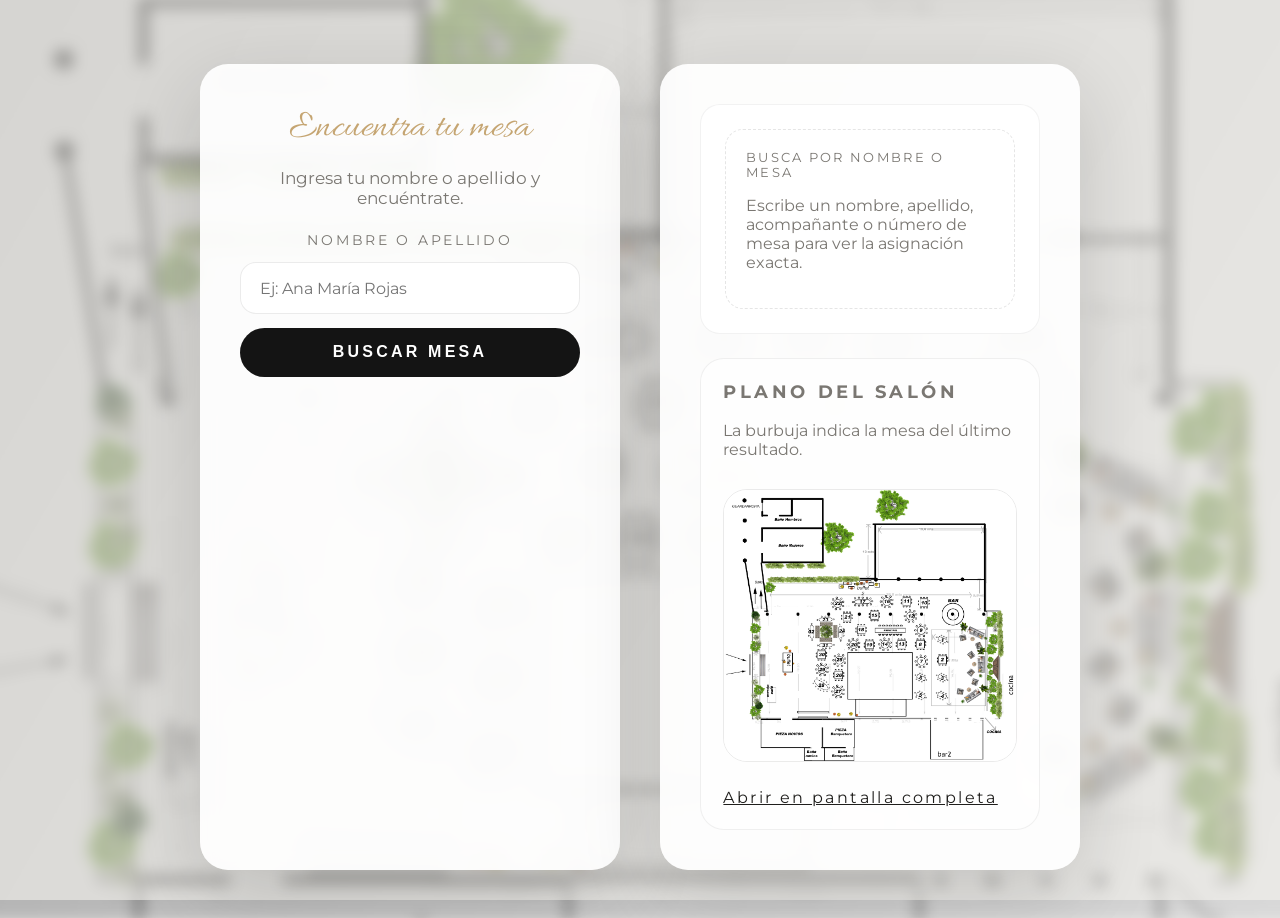
<file: index.html>
<!DOCTYPE html>
<html lang="es">
  <head>
    <meta charset="UTF-8" />
    <meta name="viewport" content="width=device-width, initial-scale=1.0" />
    <title>Find Your Seat · Lola & Juan Ignacio</title>
    <link rel="stylesheet" href="style.css?v=20260326" />
  </head>
  <body data-dataset="data/guests-28mar.json" class="theme-noviciado">
    <div class="backdrop"></div>
    <main class="layout">
      <section class="hero-card invite-card">
        <p class="script-tag">Encuentra tu mesa</p>
        <p class="intro-text">Ingresa tu nombre o apellido y encuéntrate.</p>
        <form id="search-form" autocomplete="off">
          <label for="query">Nombre o apellido</label>
          <input
            id="query"
            name="query"
            type="search"
            placeholder="Ej: Ana María Rojas"
            spellcheck="false"
            autocomplete="off"
            required
          />
          <button type="submit">Buscar mesa</button>
        </form>
      </section>

      <section class="results-panel">
        <div id="results" aria-live="polite"></div>
        <div class="floorplan-card">
          <h2>Plano del salón</h2>
          <p>La burbuja indica la mesa del último resultado.</p>
          <div class="floorplan-frame">
            <img src="assets/noviciado-28mar.png" alt="Plano general Noviciado 28 de marzo" />
                      <span id="floorplan-highlight" class="floorplan-highlight" hidden>
            <span class="floorplan-tip">Mesa</span>
            <span class="floorplan-ring"><span class="floorplan-number">—</span></span>
          </span>
          </div>
          <a class="floorplan-link" href="assets/noviciado-28mar.png" target="_blank" rel="noopener">Abrir en pantalla completa</a>
        </div>
      </section>
    </main>

    <script type="module" src="app.js"></script>
  </body>
</html>
</file>
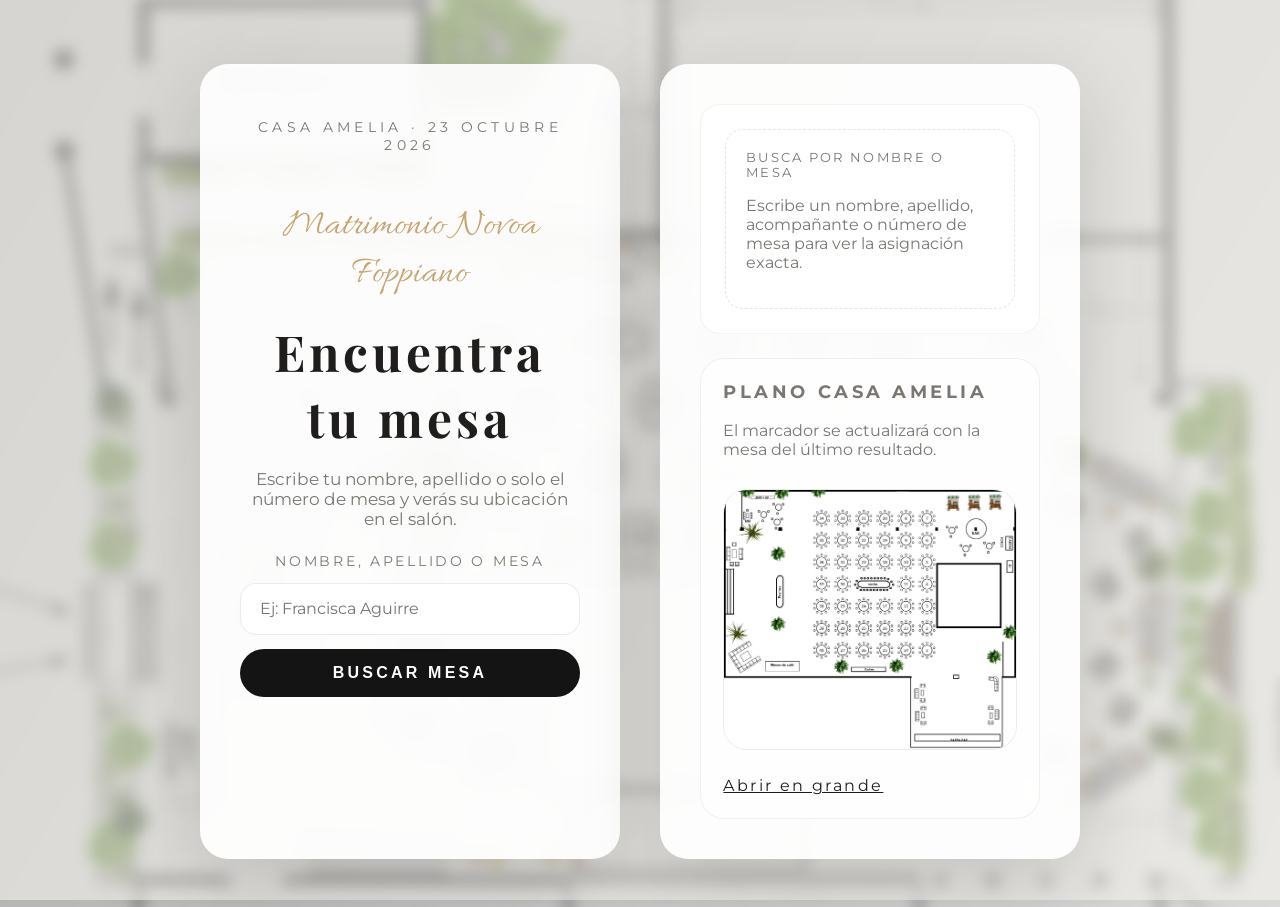
<file: alto-noviciado.html>
<!DOCTYPE html>
<html lang="es">
  <head>
    <meta charset="UTF-8" />
    <meta name="viewport" content="width=device-width, initial-scale=1.0" />
    <title>Matrimonio Novoa Foppiano · Casa Amelia · Busque su mesa</title>
    <link rel="stylesheet" href="style.css?v=20261023-4" />
  </head>
  <body
    class="theme-noviciado"
    data-dataset="data/guests-alto-noviciado.json"
    data-table-map="data/table-map-alto-noviciado.json"
  >
    <div class="backdrop"></div>
    <main class="layout">
      <section class="hero-card invite-card">
        <p class="event-meta">CASA AMELIA · 23 OCTUBRE 2026</p>
        <span class="script-tag">Matrimonio Novoa Foppiano</span>
        <h1>Encuentra tu mesa</h1>
        <p class="intro-text">Escribe tu nombre, apellido o solo el número de mesa y verás su ubicación en el salón.</p>
        <form id="search-form" autocomplete="off">
          <label for="query">Nombre, apellido o mesa</label>
          <input
            id="query"
            name="query"
            type="search"
            placeholder="Ej: Francisca Aguirre"
            spellcheck="false"
            autocomplete="off"
            required
          />
          <button type="submit">Buscar mesa</button>
        </form>
      </section>

      <section class="results-panel">
        <div id="results" aria-live="polite">
          <div class="empty">Escribe tu nombre para ver la mesa.</div>
        </div>
        <div class="floorplan-card">
          <h2>Plano Casa Amelia</h2>
          <p>El marcador se actualizará con la mesa del último resultado.</p>
          <div class="floorplan-frame">
            <img src="assets/casa-amelia-plano.jpg?v=20261023-3" alt="Plano de mesas Casa Amelia" />
            <span id="floorplan-highlight" class="floorplan-highlight" hidden>
              <span class="floorplan-tip">Mesa</span>
              <span class="floorplan-ring"><span class="floorplan-number">—</span></span>
            </span>
          </div>
          <a class="floorplan-link" href="assets/casa-amelia-plano.jpg?v=20261023-3" target="_blank" rel="noopener"
            >Abrir en grande</a
          >
        </div>
      </section>
    </main>

    <script type="module" src="app.js"></script>
  </body>
</html>
</file>
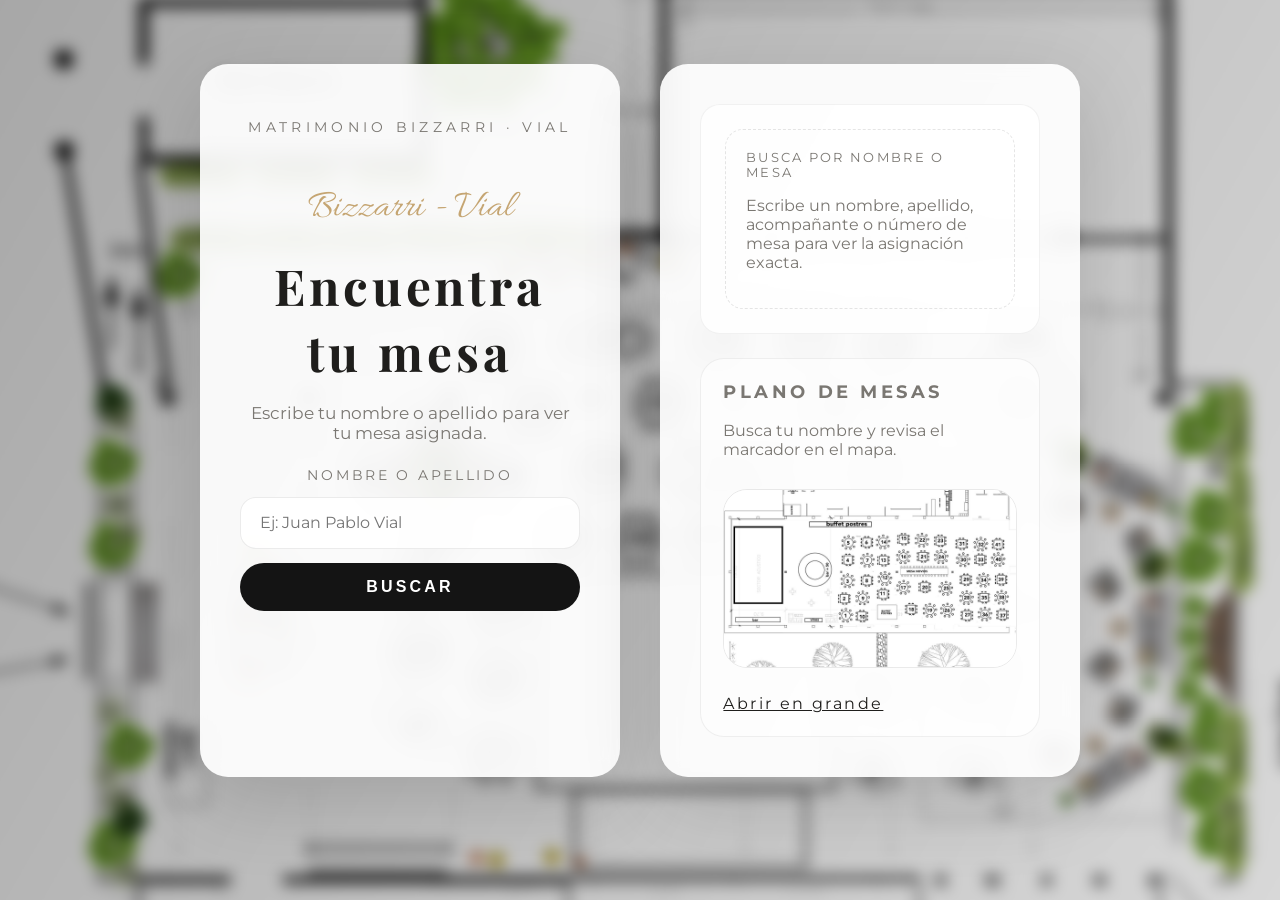
<file: bizzarri-vial.html>
<!DOCTYPE html>
<html lang="es">
  <head>
    <meta charset="UTF-8" />
    <meta name="viewport" content="width=device-width, initial-scale=1.0" />
    <title>Busque su mesa · Matrimonio Bizzarri Vial</title>
    <link rel="stylesheet" href="style.css?v=20260530" />
  </head>
  <body
    class="theme-casa-amelia"
    data-dataset="data/guests-bizzarri-vial.json?v=20260530"
    data-table-map="data/table-map-bizzarri-vial.json?v=20260530"
  >
    <div class="backdrop"></div>
    <main class="layout">
      <section class="hero-card invite-card">
        <p class="event-meta">MATRIMONIO BIZZARRI · VIAL</p>
        <span class="script-tag">Bizzarri - Vial</span>
        <h1>Encuentra tu mesa</h1>
        <p class="intro-text">
          Escribe tu nombre o apellido para ver tu mesa asignada.
        </p>
        <form id="search-form" autocomplete="off">
          <label for="query">Nombre o apellido</label>
          <input
            id="query"
            name="query"
            type="search"
            placeholder="Ej: Juan Pablo Vial"
            spellcheck="false"
            autocomplete="off"
            required
          />
          <button type="submit">Buscar</button>
        </form>
      </section>

      <section class="results-panel">
        <div id="results" aria-live="polite">
          <div class="empty">Escribe tu nombre para ver la mesa.</div>
        </div>
        <div class="floorplan-card">
          <h2>Plano de mesas</h2>
          <p>Busca tu nombre y revisa el marcador en el mapa.</p>
          <div class="floorplan-frame">
            <img src="assets/bizzarri-vial-plano.jpg?v=20260530" alt="Plano de mesas Bizzarri Vial" />
            <span id="floorplan-highlight" class="floorplan-highlight" hidden>
              <span class="floorplan-tip">Mesa</span>
              <span class="floorplan-ring"><span class="floorplan-number">—</span></span>
            </span>
          </div>
          <a class="floorplan-link" href="assets/bizzarri-vial-plano.jpg?v=20260530" target="_blank" rel="noopener"
            >Abrir en grande</a
          >
        </div>
      </section>
    </main>

    <script type="module" src="app.js"></script>
  </body>
</html>
</file>
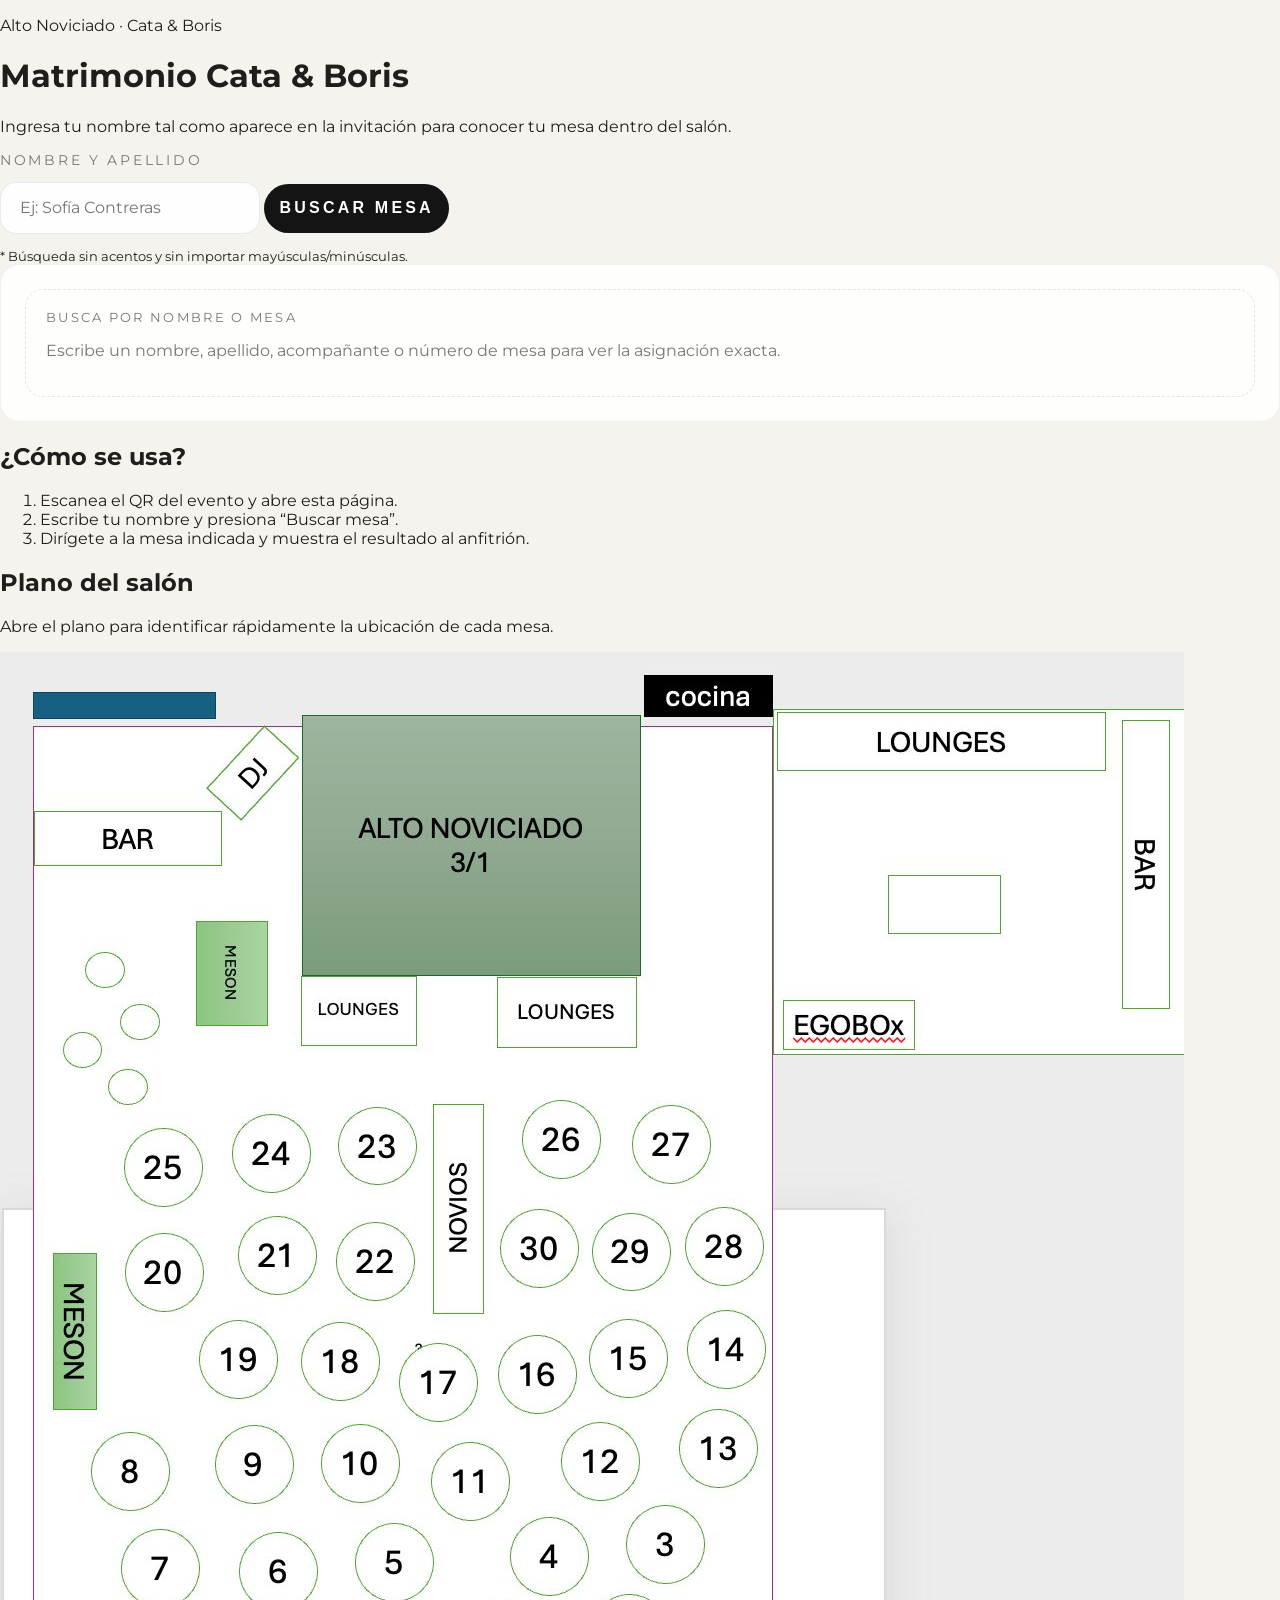
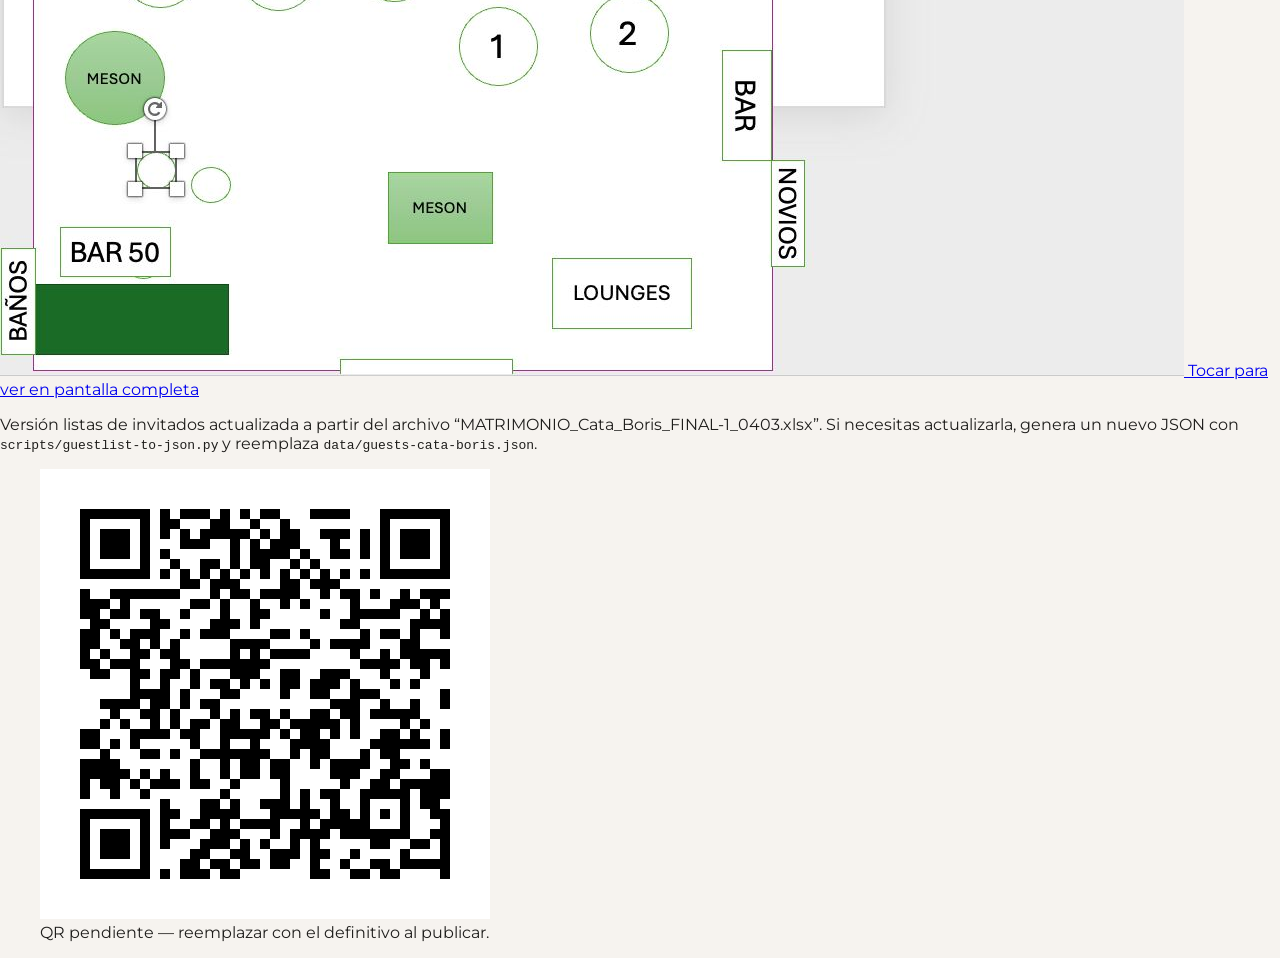
<file: cata-boris.html>
<!DOCTYPE html>
<html lang="es">
  <head>
    <meta charset="UTF-8" />
    <meta name="viewport" content="width=device-width, initial-scale=1.0" />
    <title>Buscador de Mesas — Matrimonio Cata &amp; Boris</title>
    <link rel="stylesheet" href="style.css" />
  </head>
  <body data-dataset="data/guests-cata-boris.json">
    <main class="card">
      <header>
        <p class="tag">Alto Noviciado · Cata &amp; Boris</p>
        <h1>Matrimonio Cata &amp; Boris</h1>
        <p class="intro">
          Ingresa tu nombre tal como aparece en la invitación para conocer tu mesa dentro del salón.
        </p>
      </header>

      <form id="search-form" autocomplete="off">
        <label for="query">Nombre y apellido</label>
        <div class="input-row">
          <input
            id="query"
            name="query"
            type="search"
            placeholder="Ej: Sofía Contreras"
            spellcheck="false"
            autocomplete="off"
            required
          />
          <button type="submit">Buscar mesa</button>
        </div>
        <small class="hint">
          * Búsqueda sin acentos y sin importar mayúsculas/minúsculas.
        </small>
      </form>

      <section id="results" aria-live="polite"></section>

      <section class="tips">
        <h2>¿Cómo se usa?</h2>
        <ol>
          <li>Escanea el QR del evento y abre esta página.</li>
          <li>Escribe tu nombre y presiona “Buscar mesa”.</li>
          <li>Dirígete a la mesa indicada y muestra el resultado al anfitrión.</li>
        </ol>
        <div class="floorplan">
          <h2>Plano del salón</h2>
          <p>Abre el plano para identificar rápidamente la ubicación de cada mesa.</p>
          <a
            class="floorplan-preview"
            id="open-floorplan"
            href="assets/plano-cata-boris.jpg"
            target="_blank"
            rel="noopener"
          >
            <img src="assets/plano-cata-boris.jpg" alt="Plano general del salón de Cata &amp; Boris" />
            <span>Tocar para ver en pantalla completa</span>
          </a>
        </div>
        <p class="note">
          Versión listas de invitados actualizada a partir del archivo “MATRIMONIO_Cata_Boris_FINAL-1_0403.xlsx”.
          Si necesitas actualizarla, genera un nuevo JSON con <code>scripts/guestlist-to-json.py</code> y reemplaza <code>data/guests-cata-boris.json</code>.
        </p>
        <figure>
          <img src="assets/qr-cata-boris.png" alt="QR del Matrimonio Cata &amp; Boris" />
          <figcaption>QR pendiente — reemplazar con el definitivo al publicar.</figcaption>
        </figure>
      </section>
    </main>

    <script type="module" src="app.js"></script>
  </body>
</html>
</file>
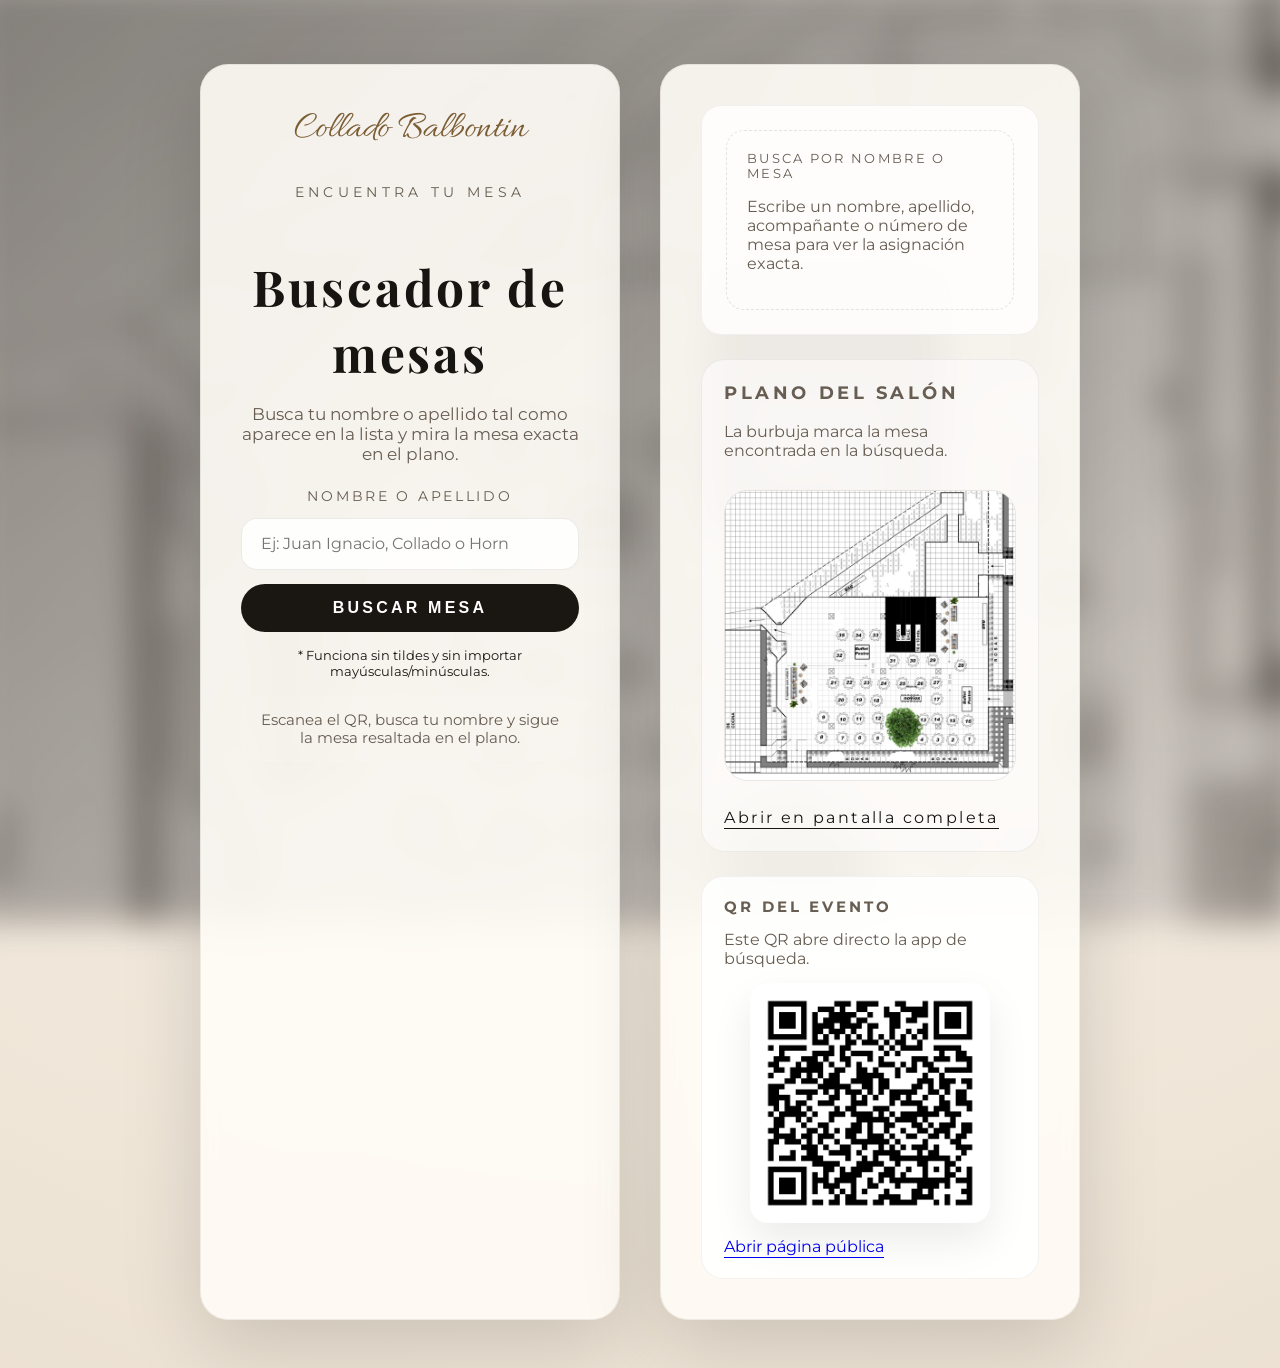
<file: collado-balbontin.html>
<!DOCTYPE html>
<html lang="es">
  <head>
    <meta charset="UTF-8" />
    <meta name="viewport" content="width=device-width, initial-scale=1.0" />
    <title>Encuentra tu mesa · Collado Balbontin</title>
    <link rel="stylesheet" href="style.css?v=20260822" />
    <style>
      body.theme-collado-balbontin {
        --cream: #f4efe7;
        --gold: #7b5d34;
        --charcoal: #171512;
        --muted: #675d52;
        --card-bg: rgba(255, 252, 247, 0.9);
        background:
          radial-gradient(circle at top, rgba(251, 244, 233, 0.96), rgba(234, 224, 210, 0.6)),
          linear-gradient(180deg, #f8f2e9 0%, #efe4d4 100%);
      }

      body.theme-collado-balbontin .backdrop {
        background:
          linear-gradient(145deg, rgba(25, 20, 16, 0.66), rgba(92, 71, 47, 0.28)),
          url('assets/collado-balbontin-plano.jpg?v=20260822') center/cover;
        filter: blur(16px) saturate(0.9);
        opacity: 0.78;
      }

      body.theme-collado-balbontin::after {
        background: rgba(244, 239, 231, 0.76);
      }

      body.theme-collado-balbontin .hero-card,
      body.theme-collado-balbontin .results-panel {
        border: 1px solid rgba(72, 56, 35, 0.08);
      }

      body.theme-collado-balbontin #search-form button {
        background: #1a1612;
      }

      body.theme-collado-balbontin #search-form button:hover {
        background: #000;
      }

      body.theme-collado-balbontin .result-card .mesa {
        background: #7b5d34;
      }

      body.theme-collado-balbontin .hero-card h1 {
        letter-spacing: 0.06em;
      }

      .qr-card {
        display: grid;
        grid-template-columns: 1fr;
        gap: 0.9rem;
        align-items: center;
        padding: 1.25rem 1.4rem;
        border-radius: 22px;
        background: rgba(255, 255, 255, 0.84);
        border: 1px solid rgba(0, 0, 0, 0.05);
      }

      .qr-card h2 {
        margin: 0;
        font-size: 0.95rem;
        letter-spacing: 0.2em;
        text-transform: uppercase;
        color: var(--muted);
      }

      .qr-card p {
        margin: 0;
        color: var(--muted);
      }

      .qr-card img {
        width: min(240px, 100%);
        margin: 0 auto;
        display: block;
        border-radius: 18px;
        background: #fff;
        padding: 0.45rem;
        box-shadow: 0 18px 40px rgba(0, 0, 0, 0.08);
      }

      .floorplan-card .floorplan-link,
      .qr-card a {
        display: inline-flex;
        width: fit-content;
        align-items: center;
        gap: 0.45rem;
        text-decoration: none;
        border-bottom: 1px solid currentColor;
        padding-bottom: 0.05rem;
      }

      .hero-note {
        margin: 0.1rem 0 0;
        color: var(--muted);
        font-size: 0.92rem;
      }
    </style>
  </head>
  <body
    class="theme-collado-balbontin"
    data-dataset="data/guests-collado-balbontin.json?v=20260822"
    data-table-map="data/table-map-collado-balbontin.json?v=20260822"
  >
    <div class="backdrop"></div>
    <main class="layout">
      <section class="hero-card invite-card">
        <p class="script-tag">Collado Balbontin</p>
        <p class="event-meta">Encuentra tu mesa</p>
        <h1>Buscador de mesas</h1>
        <p class="intro-text">
          Busca tu nombre o apellido tal como aparece en la lista y mira la mesa exacta en el plano.
        </p>
        <form id="search-form" autocomplete="off">
          <label for="query">Nombre o apellido</label>
          <input
            id="query"
            name="query"
            type="search"
            placeholder="Ej: Juan Ignacio, Collado o Horn"
            spellcheck="false"
            autocomplete="off"
            required
          />
          <button type="submit">Buscar mesa</button>
          <small>* Funciona sin tildes y sin importar mayúsculas/minúsculas.</small>
        </form>
        <p class="hero-note">Escanea el QR, busca tu nombre y sigue la mesa resaltada en el plano.</p>
      </section>

      <section class="results-panel">
        <div id="results" aria-live="polite"></div>

        <div class="floorplan-card">
          <h2>Plano del salón</h2>
          <p>La burbuja marca la mesa encontrada en la búsqueda.</p>
          <div class="floorplan-frame">
            <img src="assets/collado-balbontin-plano.jpg?v=20260822" alt="Plano del matrimonio Collado Balbontin" />
            <span id="floorplan-highlight" class="floorplan-highlight" hidden>
              <span class="floorplan-tip">Mesa</span>
              <span class="floorplan-ring"><span class="floorplan-number">—</span></span>
            </span>
          </div>
          <a class="floorplan-link" href="assets/collado-balbontin-plano.jpg?v=20260822" target="_blank" rel="noopener"
            >Abrir en pantalla completa</a
          >
        </div>

        <div class="qr-card">
          <h2>QR del evento</h2>
          <p>Este QR abre directo la app de búsqueda.</p>
          <img src="assets/qr-collado-balbontin.png?v=20260822" alt="QR del matrimonio Collado Balbontin" />
          <a
            href="https://charlyagenteia-sys.github.io/guest-lookup/collado-balbontin.html?v=20260822"
            target="_blank"
            rel="noopener"
          >
            Abrir página pública
          </a>
        </div>
      </section>
    </main>

    <script type="module" src="app.js"></script>
  </body>
</html>
</file>
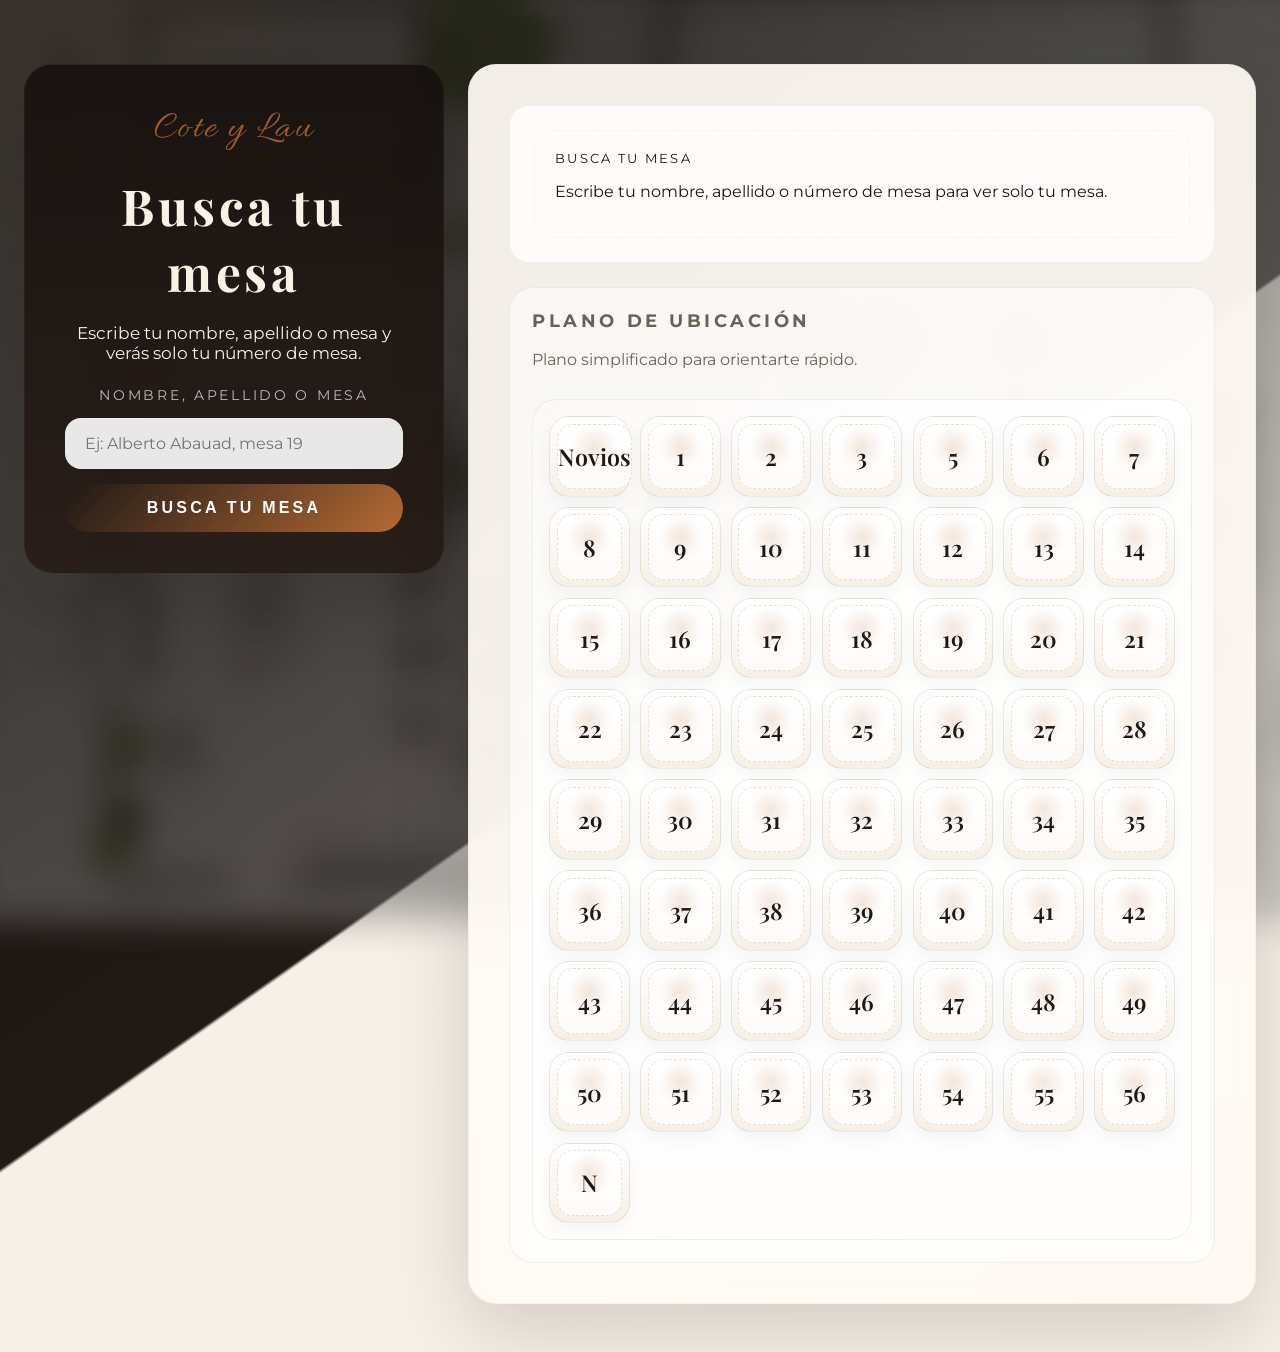
<file: cote-lau.html>
<!DOCTYPE html>
<html lang="es">
  <head>
    <meta charset="UTF-8" />
    <meta name="viewport" content="width=device-width, initial-scale=1.0" />
    <title>Cote y Lau · Busca tu mesa</title>
    <link rel="stylesheet" href="style.css?v=20260925" />
  </head>
  <body
    class="theme-cote-lau"
    data-view="guest"
    data-event-name="Cote y Lau"
    data-dataset="data/guests-cote-lau.json"
    data-table-map=""
  >
    <div class="backdrop"></div>
    <main class="layout">
      <section class="hero-card invite-card">
        <p class="script-tag">Cote y Lau</p>
        <h1>Busca tu mesa</h1>
        <p class="intro-text">Escribe tu nombre, apellido o mesa y verás solo tu número de mesa.</p>

        <form id="search-form" autocomplete="off">
          <label for="query">Nombre, apellido o mesa</label>
          <input
            id="query"
            name="query"
            type="search"
            placeholder="Ej: Alberto Abauad, mesa 19"
            spellcheck="false"
            autocomplete="off"
            required
          />
          <button type="submit">Busca tu mesa</button>
        </form>
      </section>

      <section class="results-panel">
        <div id="results" aria-live="polite"></div>

        <section class="floorplan-card">
          <h2>Plano de ubicación</h2>
          <p>Plano simplificado para orientarte rápido.</p>
          <div id="floorplan-map" class="floorplan-map" aria-label="Plano simplificado de mesas"></div>
        </section>
      </section>
    </main>

    <script type="module" src="app.js"></script>
  </body>
</html>
</file>
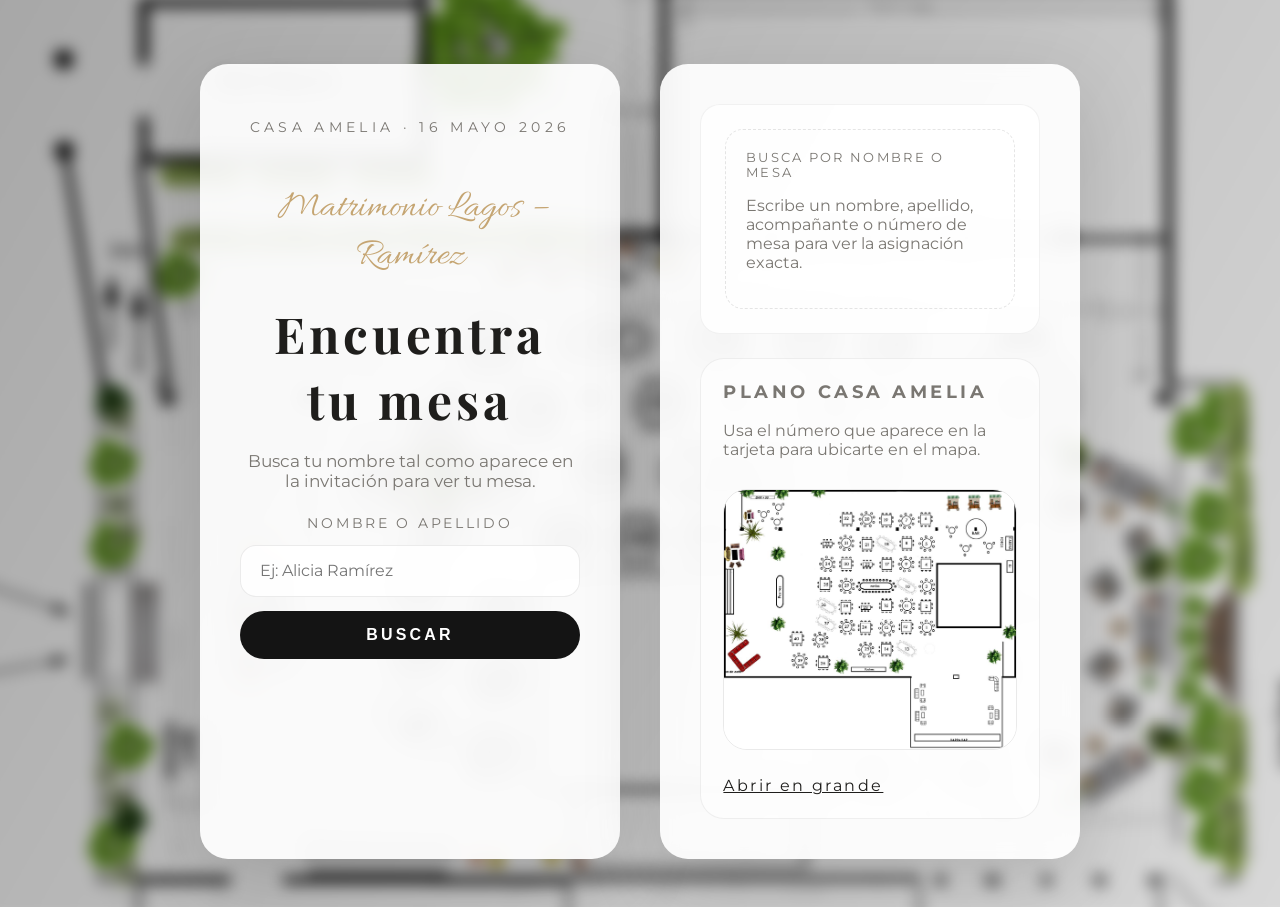
<file: lagos-ramirez.html>
<!DOCTYPE html>
<html lang="es">
  <head>
    <meta charset="UTF-8" />
    <meta name="viewport" content="width=device-width, initial-scale=1.0" />
    <title>Busque su mesa · Matrimonio Lagos Ramírez</title>
    <link rel="stylesheet" href="style.css?v=20260416" />
  </head>
  <body
    class="theme-casa-amelia"
    data-dataset="data/guests-lagos-ramirez.json?v=20260516"
    data-table-map="data/table-map-lagos-ramirez.json?v=20260516"
  >
    <div class="backdrop"></div>
    <main class="layout">
      <section class="hero-card invite-card">
        <p class="event-meta">CASA AMELIA · 16 MAYO 2026</p>
        <span class="script-tag">Matrimonio Lagos – Ramírez</span>
        <h1>Encuentra tu mesa</h1>
        <p class="intro-text">
          Busca tu nombre tal como aparece en la invitación para ver tu mesa.
        </p>
        <form id="search-form" autocomplete="off">
          <label for="query">Nombre o apellido</label>
          <input
            id="query"
            name="query"
            type="search"
            placeholder="Ej: Alicia Ramírez"
            spellcheck="false"
            autocomplete="off"
            required
          />
          <button type="submit">Buscar</button>
        </form>
      </section>

      <section class="results-panel">
        <div id="results" aria-live="polite">
          <div class="empty">Escribe tu nombre para ver la mesa.</div>
        </div>
        <div class="floorplan-card">
          <h2>Plano Casa Amelia</h2>
          <p>Usa el número que aparece en la tarjeta para ubicarte en el mapa.</p>
          <div class="floorplan-frame">
            <img src="assets/lagos-ramirez-plano.png?v=20260516" alt="Plano de mesas Casa Amelia" />
            <span id="floorplan-highlight" class="floorplan-highlight" hidden>
              <span class="floorplan-tip">Mesa</span>
              <span class="floorplan-ring"><span class="floorplan-number">—</span></span>
            </span>
          </div>
          <a class="floorplan-link" href="assets/lagos-ramirez-plano.png?v=20260516" target="_blank" rel="noopener"
            >Abrir en grande</a
          >
        </div>
      </section>
    </main>

    <script type="module" src="app.js"></script>
  </body>
</html>
</file>
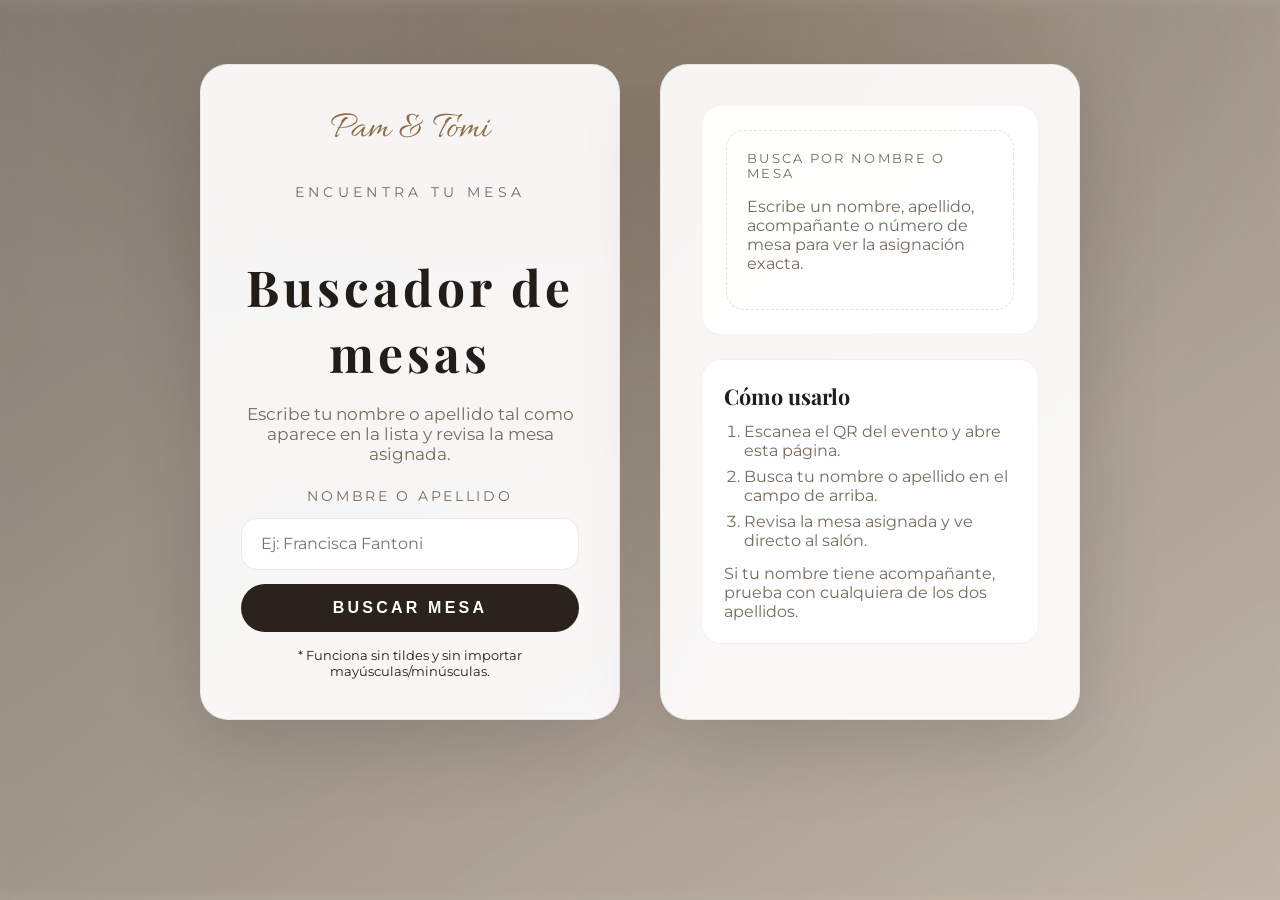
<file: pam-tomi.html>
<!DOCTYPE html>
<html lang="es">
  <head>
    <meta charset="UTF-8" />
    <meta name="viewport" content="width=device-width, initial-scale=1.0" />
    <title>Encuentra tu mesa · Pam &amp; Tomi</title>
    <link rel="stylesheet" href="style.css?v=20260724" />
    <style>
      body.theme-pam-tomi {
        --cream: #f7f1e8;
        --gold: #8f6c43;
        --charcoal: #221d18;
        --muted: #776b5d;
        background: radial-gradient(circle at top, rgba(248, 240, 229, 0.94), rgba(235, 222, 206, 0.52));
      }

      body.theme-pam-tomi .backdrop {
        background:
          linear-gradient(145deg, rgba(38, 28, 21, 0.62), rgba(90, 66, 44, 0.36)),
          radial-gradient(circle at top, rgba(169, 125, 81, 0.38), transparent 56%);
        filter: blur(14px) saturate(0.95);
        opacity: 0.9;
      }

      body.theme-pam-tomi::after {
        background: rgba(247, 241, 232, 0.8);
      }

      body.theme-pam-tomi .hero-card,
      body.theme-pam-tomi .results-panel {
        border: 1px solid rgba(75, 56, 36, 0.08);
      }

      body.theme-pam-tomi #search-form button {
        background: #2b221c;
      }

      body.theme-pam-tomi #search-form button:hover {
        background: #16110d;
      }

      body.theme-pam-tomi .result-card .mesa {
        background: #8f6c43;
      }

      .usage-card {
        border: 1px solid rgba(0, 0, 0, 0.05);
        border-radius: 20px;
        padding: 1.35rem 1.4rem;
        background: rgba(255, 255, 255, 0.82);
      }

      .usage-card h2 {
        margin: 0 0 0.75rem;
        font-family: 'Playfair Display', serif;
        font-size: 1.35rem;
      }

      .usage-card ol {
        margin: 0;
        padding-left: 1.2rem;
        color: var(--muted);
        display: grid;
        gap: 0.45rem;
      }

      .usage-card p {
        margin: 0.9rem 0 0;
        color: var(--muted);
      }
    </style>
  </head>
  <body class="theme-pam-tomi" data-dataset="data/guests-pam-tomi.json">
    <div class="backdrop"></div>
    <main class="layout">
      <section class="hero-card invite-card">
        <p class="script-tag">Pam &amp; Tomi</p>
        <p class="event-meta">Encuentra tu mesa</p>
        <h1>Buscador de mesas</h1>
        <p class="intro-text">
          Escribe tu nombre o apellido tal como aparece en la lista y revisa la mesa asignada.
        </p>
        <form id="search-form" autocomplete="off">
          <label for="query">Nombre o apellido</label>
          <input
            id="query"
            name="query"
            type="search"
            placeholder="Ej: Francisca Fantoni"
            spellcheck="false"
            autocomplete="off"
            required
          />
          <button type="submit">Buscar mesa</button>
          <small>* Funciona sin tildes y sin importar mayúsculas/minúsculas.</small>
        </form>
      </section>

      <section class="results-panel">
        <div id="results" aria-live="polite"></div>
        <div class="usage-card">
          <h2>Cómo usarlo</h2>
          <ol>
            <li>Escanea el QR del evento y abre esta página.</li>
            <li>Busca tu nombre o apellido en el campo de arriba.</li>
            <li>Revisa la mesa asignada y ve directo al salón.</li>
          </ol>
          <p>Si tu nombre tiene acompañante, prueba con cualquiera de los dos apellidos.</p>
        </div>
      </section>
    </main>

    <script type="module" src="app.js"></script>
  </body>
</html>
</file>
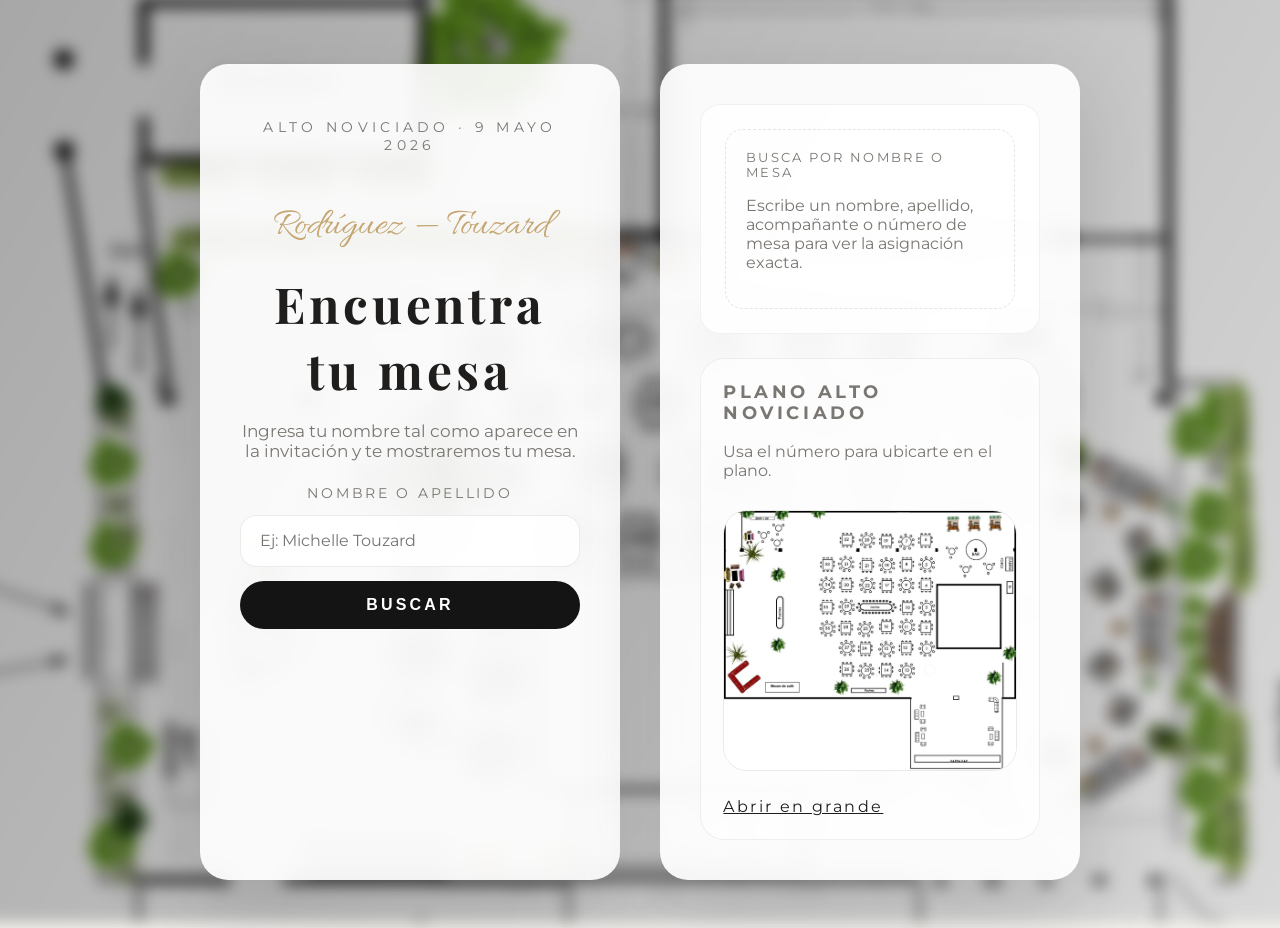
<file: rodriguez-touzard.html>
<!DOCTYPE html>
<html lang="es">
  <head>
    <meta charset="UTF-8" />
    <meta name="viewport" content="width=device-width, initial-scale=1.0" />
    <title>Busque su mesa · Rodríguez Touzard</title>
    <link rel="stylesheet" href="style.css?v=20260416" />
  </head>
  <body
    class="theme-alto-noviciado"
    data-dataset="data/guests-rodriguez-touzard.json?v=20260516"
    data-table-map="data/table-map-50.json"
  >
    <div class="backdrop"></div>
    <main class="layout">
      <section class="hero-card invite-card">
        <p class="event-meta">ALTO NOVICIADO · 9 MAYO 2026</p>
        <span class="script-tag">Rodríguez — Touzard</span>
        <h1>Encuentra tu mesa</h1>
        <p class="intro-text">
          Ingresa tu nombre tal como aparece en la invitación y te mostraremos tu mesa.
        </p>
        <form id="search-form" autocomplete="off">
          <label for="query">Nombre o apellido</label>
          <input
            id="query"
            name="query"
            type="search"
            placeholder="Ej: Michelle Touzard"
            spellcheck="false"
            autocomplete="off"
            required
          />
          <button type="submit">Buscar</button>
        </form>
      </section>

      <section class="results-panel">
        <div id="results" aria-live="polite">
          <div class="empty">Escribe tu nombre para ver la mesa.</div>
        </div>
        <div class="floorplan-card">
          <h2>Plano Alto Noviciado</h2>
          <p>Usa el número para ubicarte en el plano.</p>
          <div class="floorplan-frame">
            <img src="assets/rodriguez-touzard-plano.png?v=20260507" alt="Plano de mesas Rodríguez Touzard" />
          </div>
          <a class="floorplan-link" href="assets/noviciado-50mesas.jpg" target="_blank" rel="noopener"
            >Abrir en grande</a
          >
        </div>
      </section>
    </main>

    <script type="module" src="app.js"></script>
  </body>
</html>
</file>
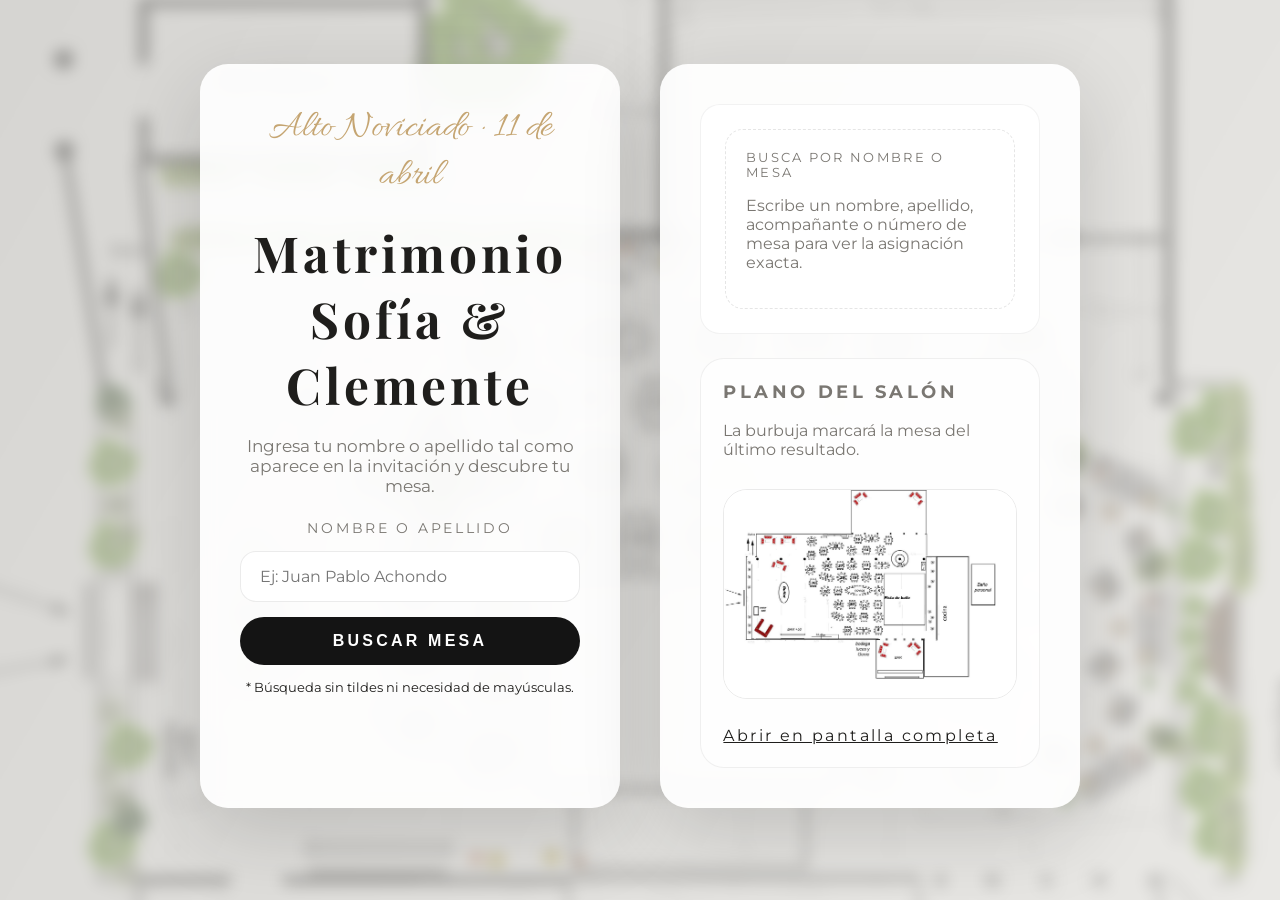
<file: sofia-clemente.html>
<!DOCTYPE html>
<html lang="es">
  <head>
    <meta charset="UTF-8" />
    <meta name="viewport" content="width=device-width, initial-scale=1.0" />
    <title>Encuentra tu mesa · Sofía &amp; Clemente</title>
    <link rel="stylesheet" href="style.css?v=20260411" />
  </head>
  <body data-dataset="data/guests-sofia-clemente.json" class="theme-noviciado">
    <div class="backdrop"></div>
    <main class="layout">
      <section class="hero-card invite-card">
        <p class="script-tag">Alto Noviciado · 11 de abril</p>
        <h1>Matrimonio Sofía &amp; Clemente</h1>
        <p class="intro-text">
          Ingresa tu nombre o apellido tal como aparece en la invitación y descubre tu mesa.
        </p>
        <form id="search-form" autocomplete="off">
          <label for="query">Nombre o apellido</label>
          <input
            id="query"
            name="query"
            type="search"
            placeholder="Ej: Juan Pablo Achondo"
            spellcheck="false"
            autocomplete="off"
            required
          />
          <button type="submit">Buscar mesa</button>
          <small>* Búsqueda sin tildes ni necesidad de mayúsculas.</small>
        </form>
      </section>

      <section class="results-panel">
        <div id="results" aria-live="polite"></div>
        <div class="floorplan-card">
          <h2>Plano del salón</h2>
          <p>La burbuja marcará la mesa del último resultado.</p>
          <div class="floorplan-frame">
            <img src="assets/noviciado-11abr.jpg" alt="Plano general Alto Noviciado" />
            <span id="floorplan-highlight" class="floorplan-highlight" hidden>
              <span class="floorplan-tip">Mesa</span>
              <span class="floorplan-ring"><span class="floorplan-number">—</span></span>
            </span>
          </div>
          <a class="floorplan-link" href="assets/noviciado-11abr.png" target="_blank" rel="noopener"
            >Abrir en pantalla completa</a
          >
        </div>
      </section>
    </main>

    <script type="module" src="app.js"></script>
  </body>
</html>
</file>
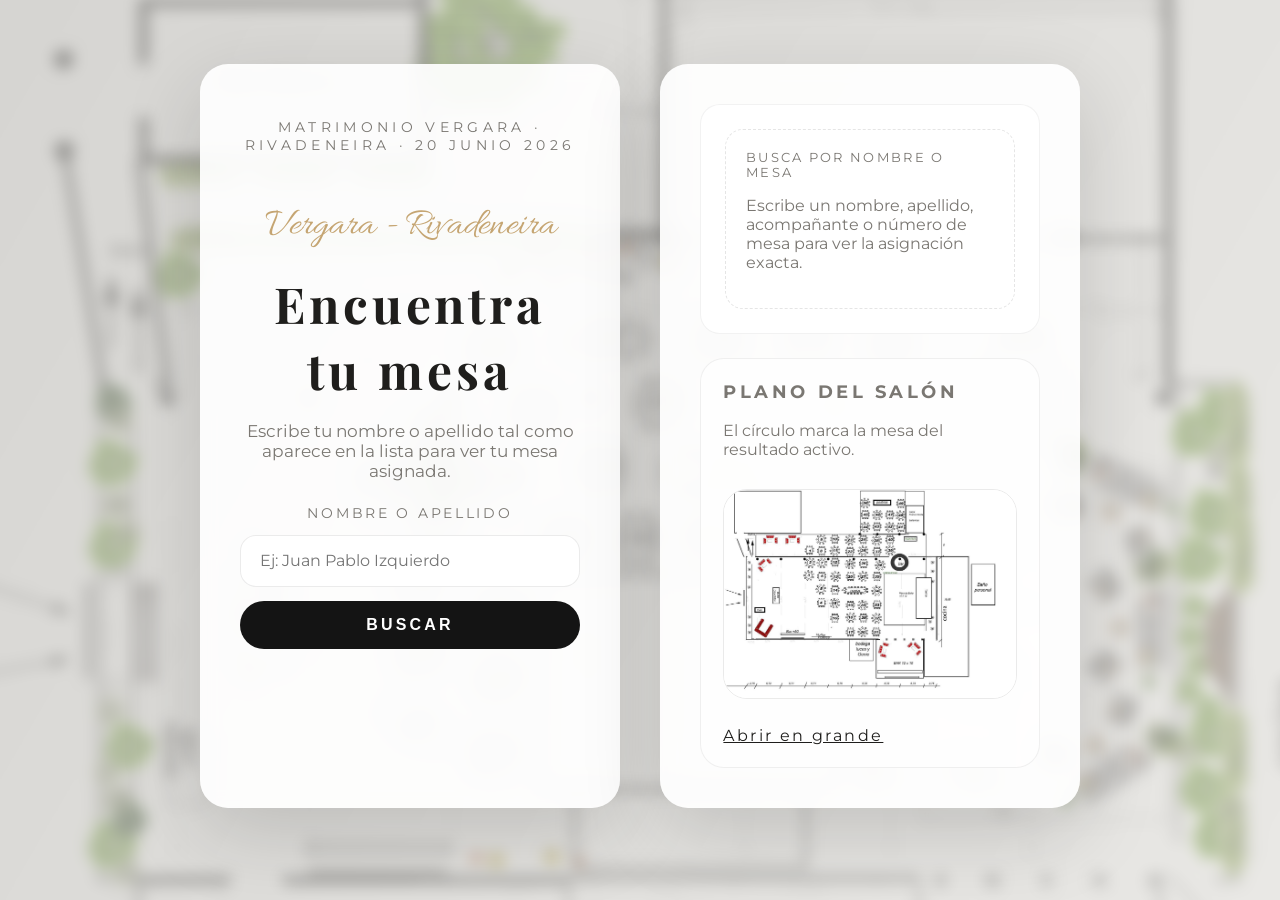
<file: vergara-rivadeneira.html>
<!DOCTYPE html>
<html lang="es">
  <head>
    <meta charset="UTF-8" />
    <meta name="viewport" content="width=device-width, initial-scale=1.0" />
    <title>Busque su mesa · Matrimonio Vergara - Rivadeneira</title>
    <link rel="stylesheet" href="style.css?v=20260620" />
  </head>
  <body
    class="theme-noviciado"
    data-dataset="data/guests-vergara-rivadeneira.json?v=20260620"
    data-table-map="data/table-map-50.json?v=20260620"
  >
    <div class="backdrop"></div>
    <main class="layout">
      <section class="hero-card invite-card">
        <p class="event-meta">MATRIMONIO VERGARA · RIVADENEIRA · 20 JUNIO 2026</p>
        <span class="script-tag">Vergara - Rivadeneira</span>
        <h1>Encuentra tu mesa</h1>
        <p class="intro-text">
          Escribe tu nombre o apellido tal como aparece en la lista para ver tu mesa asignada.
        </p>
        <form id="search-form" autocomplete="off">
          <label for="query">Nombre o apellido</label>
          <input
            id="query"
            name="query"
            type="search"
            placeholder="Ej: Juan Pablo Izquierdo"
            spellcheck="false"
            autocomplete="off"
            required
          />
          <button type="submit">Buscar</button>
        </form>
      </section>

      <section class="results-panel">
        <div id="results" aria-live="polite">
          <div class="empty">Escribe tu nombre para ver la mesa.</div>
        </div>
        <div class="floorplan-card">
          <h2>Plano del salón</h2>
          <p>El círculo marca la mesa del resultado activo.</p>
          <div class="floorplan-frame">
            <img src="assets/noviciado-50mesas.jpg?v=20260620" alt="Plano de mesas Vergara - Rivadeneira" />
            <span id="floorplan-highlight" class="floorplan-highlight" hidden>
              <span class="floorplan-tip">Mesa</span>
              <span class="floorplan-ring"><span class="floorplan-number">—</span></span>
            </span>
          </div>
          <a class="floorplan-link" href="assets/noviciado-50mesas.jpg?v=20260620" target="_blank" rel="noopener"
            >Abrir en grande</a
          >
        </div>
      </section>
    </main>

    <script type="module" src="app.js"></script>
  </body>
</html>
</file>
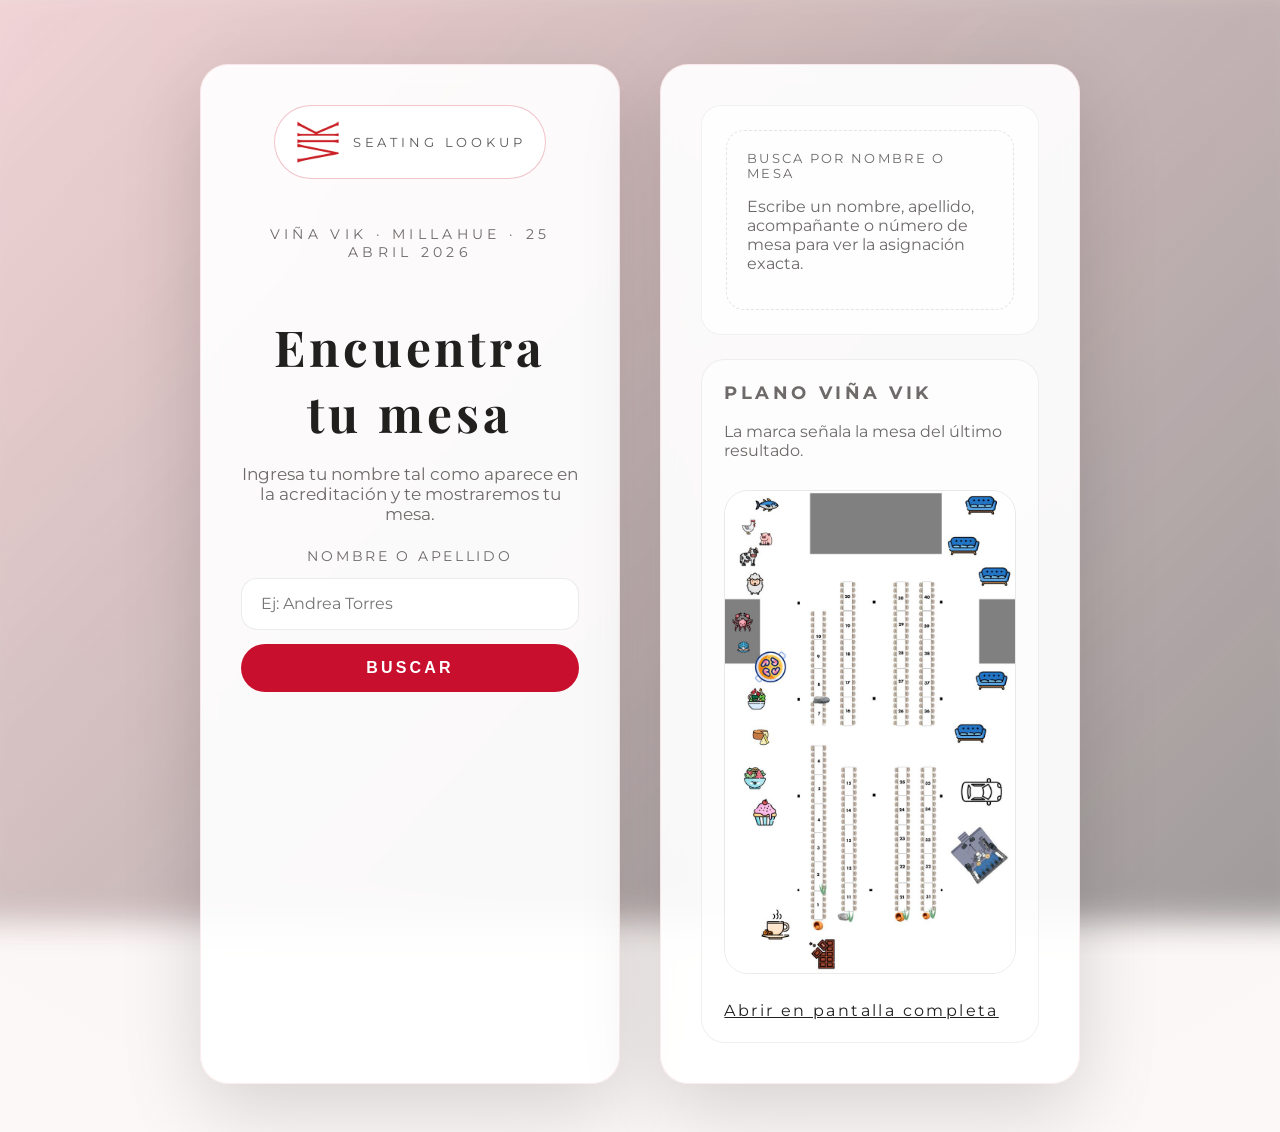
<file: vik.html>
<!DOCTYPE html>
<html lang="es">
  <head>
    <meta charset="UTF-8" />
    <meta name="viewport" content="width=device-width, initial-scale=1.0" />
    <title>Busque su mesa · Viña VIK</title>
    <link rel="stylesheet" href="style.css?v=20260416" />
  </head>
  <body class="theme-vik" data-dataset="data/guests-vina-vik.json?v=20260424c">
    <div class="backdrop"></div>
    <main class="layout">
      <section class="hero-card invite-card">
        <div class="logo-badge">
          <img src="assets/logo-vik.png" alt="VIK" />
          <span>Seating lookup</span>
        </div>
        <p class="event-meta">VIÑA VIK · MILLahue · 25 abril 2026</p>
        <h1>Encuentra tu mesa</h1>
        <p class="intro-text">
          Ingresa tu nombre tal como aparece en la acreditación y te mostraremos tu mesa.
        </p>
        <form id="search-form" autocomplete="off">
          <label for="query">Nombre o apellido</label>
          <input
            id="query"
            name="query"
            type="search"
            placeholder="Ej: Andrea Torres"
            spellcheck="false"
            autocomplete="off"
            required
          />
          <button type="submit">Buscar</button>
        </form>
      </section>

      <section class="results-panel">
        <div id="results" aria-live="polite">
          <div class="empty">
            Escribe tu nombre para ver el número de mesa.
          </div>
        </div>
        <div class="floorplan-card">
          <h2>Plano Viña VIK</h2>
          <p>La marca señala la mesa del último resultado.</p>
          <div class="floorplan-frame">
            <img src="assets/floorplan-vik.png?v=20260424b" alt="Plano Viña VIK" />
          </div>
          <a
            class="floorplan-link"
            href="assets/floorplan-vik.png"
            target="_blank"
            rel="noopener"
            >Abrir en pantalla completa</a
          >
        </div>
      </section>
    </main>

    <script type="module" src="app.js"></script>
  </body>
</html>
</file>
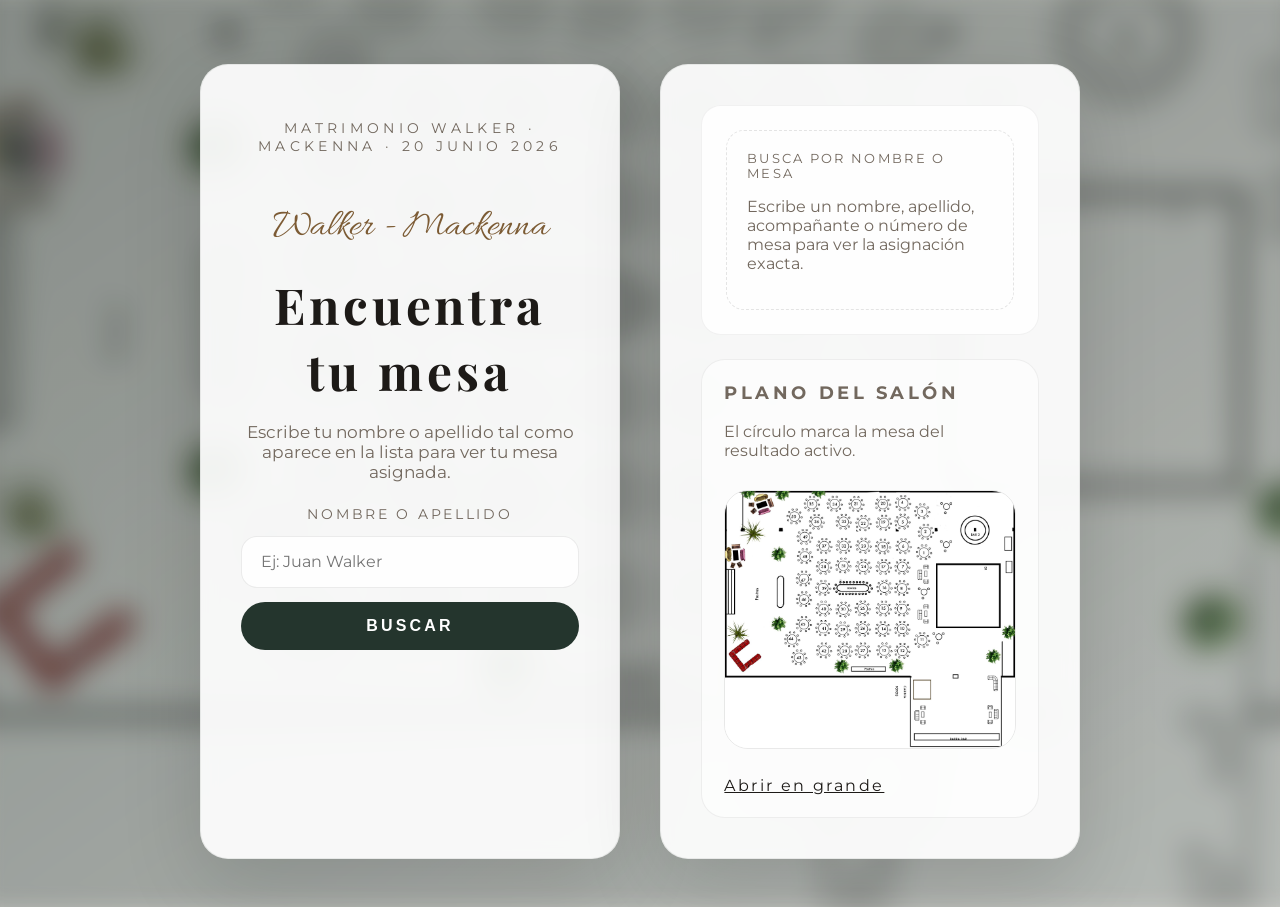
<file: walker-mackenna.html>
<!DOCTYPE html>
<html lang="es">
  <head>
    <meta charset="UTF-8" />
    <meta name="viewport" content="width=device-width, initial-scale=1.0" />
    <title>Busque su mesa · Matrimonio Walker - Mackenna</title>
    <link rel="stylesheet" href="style.css?v=20260620" />
  </head>
  <body
    class="theme-walker-mackenna"
    data-dataset="data/guests-walker-mackenna.json?v=20260620"
    data-table-map="data/table-map-walker-mackenna.json?v=20260620"
  >
    <div class="backdrop"></div>
    <main class="layout">
      <section class="hero-card invite-card">
        <p class="event-meta">MATRIMONIO WALKER · MACKENNA · 20 JUNIO 2026</p>
        <span class="script-tag">Walker - Mackenna</span>
        <h1>Encuentra tu mesa</h1>
        <p class="intro-text">
          Escribe tu nombre o apellido tal como aparece en la lista para ver tu mesa asignada.
        </p>
        <form id="search-form" autocomplete="off">
          <label for="query">Nombre o apellido</label>
          <input
            id="query"
            name="query"
            type="search"
            placeholder="Ej: Juan Walker"
            spellcheck="false"
            autocomplete="off"
            required
          />
          <button type="submit">Buscar</button>
        </form>
      </section>

      <section class="results-panel">
        <div id="results" aria-live="polite">
          <div class="empty">Escribe tu nombre para ver la mesa.</div>
        </div>
        <div class="floorplan-card">
          <h2>Plano del salón</h2>
          <p>El círculo marca la mesa del resultado activo.</p>
          <div class="floorplan-frame">
            <img src="assets/plano-walker-mackenna.png?v=20260620" alt="Plano de mesas Walker - Mackenna" />
            <span id="floorplan-highlight" class="floorplan-highlight" hidden>
              <span class="floorplan-tip">Mesa</span>
              <span class="floorplan-ring"><span class="floorplan-number">—</span></span>
            </span>
          </div>
          <a class="floorplan-link" href="assets/plano-walker-mackenna.png?v=20260620" target="_blank" rel="noopener"
            >Abrir en grande</a
          >
        </div>
      </section>
    </main>

    <script type="module" src="app.js"></script>
  </body>
</html>
</file>
<file: style.css>
@import url('https://fonts.googleapis.com/css2?family=Allura&family=Montserrat:wght@300;400;500;600&family=Playfair+Display:wght@400;500;600;700&display=swap');

:root {
  --cream: #f6f3ef;
  --gold: #c5a572;
  --charcoal: #1f1e1c;
  --muted: #7a7772;
  --card-bg: rgba(255, 255, 255, 0.92);
  --backdrop-blur: blur(10px);
}


body.theme-vik {
  --cream: #fdf9f7;
  --gold: #c8102e;
  --charcoal: #221f1f;
  --muted: #6d6a69;
  background: radial-gradient(circle at top, rgba(247, 238, 235, 0.9), rgba(247, 238, 235, 0.4));
}

body.theme-vik .backdrop {
  background: linear-gradient(135deg, rgba(200, 16, 46, 0.18), rgba(28, 24, 24, 0.55));
  filter: blur(15px);
  opacity: 0.75;
}

body.theme-vik::after {
  background: rgba(253, 249, 247, 0.82);
}

body.theme-vik .hero-card,
body.theme-vik .results-panel {
  border: 1px solid rgba(200, 16, 46, 0.08);
}

body.theme-vik #search-form button {
  background: #c8102e;
}

body.theme-vik #search-form button:hover {
  background: #a30e25;
}

body.theme-vik .result-card .mesa {
  background: #c8102e;
}

body.theme-vik .logo-badge {
  display: inline-flex;
  align-items: center;
  gap: 0.65rem;
  padding: 0.75rem 1.2rem;
  border-radius: 999px;
  border: 1px solid rgba(200, 16, 46, 0.25);
  background: rgba(255, 255, 255, 0.95);
  width: fit-content;
  margin: 0 auto 1rem;
}

body.theme-vik .logo-badge img {
  width: 48px;
  height: 48px;
}

body.theme-vik .logo-badge span {
  letter-spacing: 0.3em;
  font-size: 0.8rem;
  text-transform: uppercase;
  color: #5c5a59;
}

body.theme-walker-mackenna {
  --cream: #f7f2ea;
  --gold: #7c5b34;
  --charcoal: #1d1a17;
  --muted: #72685e;
  background: radial-gradient(circle at top, rgba(244, 236, 224, 0.95), rgba(234, 225, 210, 0.48));
}

body.theme-walker-mackenna .backdrop {
  background:
    linear-gradient(145deg, rgba(18, 31, 24, 0.58), rgba(40, 52, 44, 0.38)),
    url('assets/plano-walker-mackenna.png') center/cover;
  filter: blur(14px) saturate(0.92);
  opacity: 0.88;
}

body.theme-walker-mackenna::after {
  background: rgba(247, 242, 234, 0.76);
}

body.theme-walker-mackenna .hero-card,
body.theme-walker-mackenna .results-panel {
  border: 1px solid rgba(38, 52, 44, 0.08);
}

body.theme-walker-mackenna #search-form button {
  background: #24352d;
}

body.theme-walker-mackenna #search-form button:hover {
  background: #17251f;
}

body.theme-walker-mackenna .result-card .mesa {
  background: #7c5b34;
}

body.theme-cote-lau {
  --cream: #f4efe6;
  --gold: #b56a33;
  --charcoal: #191613;
  --muted: #6b6257;
  --card-bg: rgba(255, 250, 243, 0.9);
  background:
    radial-gradient(circle at top left, rgba(173, 122, 71, 0.22), transparent 36%),
    radial-gradient(circle at 85% 10%, rgba(66, 92, 71, 0.22), transparent 30%),
    linear-gradient(145deg, #0f0e0d, #211915 52%, #f6f0e7 52.2%, #f5efe5);
}

body.theme-cote-lau .backdrop {
  background:
    linear-gradient(145deg, rgba(18, 16, 15, 0.82), rgba(45, 33, 26, 0.42)),
    url('assets/noviciado-28mar.png') center/cover;
  filter: blur(16px) saturate(0.72);
  opacity: 0.55;
}

body.theme-cote-lau::after {
  background: rgba(244, 239, 230, 0.86);
}

body.theme-cote-lau .layout {
  max-width: 1280px;
  grid-template-columns: minmax(320px, 420px) minmax(0, 1fr);
  gap: 1.5rem;
  align-items: start;
}

body.theme-cote-lau .hero-card,
body.theme-cote-lau .results-panel {
  border: 1px solid rgba(181, 106, 51, 0.08);
}

body.theme-cote-lau #search-form button {
  background: linear-gradient(135deg, #1f1916, #b56a33);
}

body.theme-cote-lau #search-form button:hover {
  background: linear-gradient(135deg, #1f1916, #9e5726);
}

body.theme-cote-lau .result-card .mesa {
  background: linear-gradient(135deg, #1f1916, #b56a33);
}

body.theme-cote-lau #search-form label {
  color: rgba(255, 255, 255, 0.7);
}

body.theme-cote-lau #search-form input {
  color: #1f1a17;
  border-color: rgba(255, 255, 255, 0.18);
}

body.theme-cote-lau .script-tag {
  letter-spacing: 0.06em;
  color: #9d5c29;
}

body.theme-cote-lau .event-meta {
  color: rgba(255, 255, 255, 0.72);
}

body.theme-cote-lau .intro-text {
  max-width: 32rem;
}

body.theme-cote-lau .hero-card {
  color: #f7f1e6;
  background: linear-gradient(180deg, rgba(23, 18, 16, 0.94), rgba(39, 28, 23, 0.92));
}

body.theme-cote-lau .hero-card h1,
body.theme-cote-lau .intro-text,
body.theme-cote-lau .stat-label,
body.theme-cote-lau .stat-value,
body.theme-cote-lau .quick-chip,
body.theme-cote-lau .hero-note {
  color: inherit;
}

body.theme-cote-lau .stat-pill,
body.theme-cote-lau .quick-chip {
  background: rgba(255, 255, 255, 0.05);
  border-color: rgba(255, 255, 255, 0.12);
}

body.theme-cote-lau .results-panel {
  background: rgba(255, 250, 244, 0.94);
}

body.theme-cote-lau .search-summary,
body.theme-cote-lau .table-summary-card h2,
body.theme-cote-lau .table-summary-card p,
body.theme-cote-lau #results .empty-state,
body.theme-cote-lau .table-card,
body.theme-cote-lau .table-card .table-caption,
body.theme-cote-lau .table-card .table-note {
  color: inherit;
}

body.theme-cote-lau .table-card .table-badge,
body.theme-cote-lau .table-card.is-active .table-badge {
  background: rgba(17, 14, 12, 0.9);
  color: #fff;
}

body.theme-cote-lau .table-card.is-active {
  border-color: rgba(181, 106, 51, 0.55);
  box-shadow: 0 18px 38px rgba(181, 106, 51, 0.16);
}

body.theme-cote-lau .guest-result {
  min-height: 96px;
  justify-content: center;
  align-items: center;
  text-align: center;
}

body.theme-cote-lau .guest-result .result-copy {
  justify-items: center;
  gap: 0.35rem;
}

body.theme-cote-lau .guest-result .guest-result__kicker {
  font-size: 0.74rem;
  letter-spacing: 0.22em;
  text-transform: uppercase;
  color: rgba(31, 25, 22, 0.58);
}

body.theme-cote-lau .guest-result strong {
  font-size: clamp(1.7rem, 4vw, 2.35rem);
  letter-spacing: 0.04em;
}

body.theme-cote-lau .table-card.is-full {
  border-color: rgba(195, 58, 49, 0.18);
}

body.theme-cote-lau .note-pill {
  background: rgba(181, 106, 51, 0.1);
  color: #8d4e20;
}

body.theme-cote-lau .empty-state {
  border-color: rgba(181, 106, 51, 0.08);
}

body.theme-cote-lau .floorplan-link {
  color: #b56a33;
}
* {
  box-sizing: border-box;
}

body {
  margin: 0;
  min-height: 100vh;
  font-family: 'Montserrat', system-ui, -apple-system, BlinkMacSystemFont, 'Segoe UI', sans-serif;
  background: var(--cream);
  color: var(--charcoal);
  position: relative;
}

.backdrop {
  position: fixed;
  inset: 0;
  background: linear-gradient(120deg, rgba(0, 0, 0, 0.35), rgba(0, 0, 0, 0.15)), url('assets/noviciado-28mar.png') center/cover;
  filter: blur(7px);
  transform: scale(1.05);
  z-index: -2;
}

.theme-noviciado::after {
  content: '';
  position: fixed;
  inset: 0;
  background: rgba(246, 243, 239, 0.6);
  z-index: -1;
}

.layout {
  display: grid;
  grid-template-columns: repeat(auto-fit, minmax(320px, 420px));
  gap: 2.5rem;
  max-width: 980px;
  margin: 0 auto;
  padding: 4rem 1.5rem 3rem;
  justify-content: center;
}

.hero-card,
.results-panel {
  background: var(--card-bg);
  border-radius: 28px;
  padding: 2.5rem;
  box-shadow: 0 25px 80px rgba(0, 0, 0, 0.15);
  backdrop-filter: blur(8px);
}


.invite-card {
  text-align: center;
  display: flex;
  flex-direction: column;
  gap: 1rem;
}

.intro-text {
  font-size: 1.05rem;
  color: var(--muted);
  margin: 0 auto 0.5rem;
  max-width: 360px;
}
.script-tag {
  font-family: 'Allura', cursive;
  font-size: 2.4rem;
  margin: 0;
  color: var(--gold);
}

.hero-card h1 {
  font-family: 'Playfair Display', serif;
  font-size: clamp(2.4rem, 4vw, 3.1rem);
  margin: 0.2rem 0;
  letter-spacing: 0.08em;
}

.event-meta {
  text-transform: uppercase;
  font-size: 0.9rem;
  letter-spacing: 0.3em;
  color: var(--muted);
  margin-bottom: 2rem;
}

#search-form {
  display: flex;
  flex-direction: column;
  gap: 0.9rem;
}

#search-form label {
  font-size: 0.85rem;
  letter-spacing: 0.2em;
  text-transform: uppercase;
  color: var(--muted);
}

#search-form input {
  border: 1px solid rgba(0, 0, 0, 0.08);
  border-radius: 16px;
  padding: 0.95rem 1.2rem;
  font-size: 1rem;
  background: rgba(255, 255, 255, 0.9);
  font-family: 'Montserrat', sans-serif;
}

#search-form button {
  border: none;
  border-radius: 999px;
  padding: 0.95rem;
  font-size: 1rem;
  font-weight: 600;
  letter-spacing: 0.2em;
  text-transform: uppercase;
  background: #141414;
  color: #fff;
  cursor: pointer;
  transition: transform 0.2s ease, background 0.2s ease;
}

#search-form button:hover {
  background: #000;
  transform: translateY(-1px);
}

.results-panel {
  display: flex;
  flex-direction: column;
  gap: 1.5rem;
}

.stat-strip {
  display: grid;
  grid-template-columns: repeat(2, minmax(0, 1fr));
  gap: 0.75rem;
  margin-top: 1rem;
}

.stat-pill {
  padding: 0.8rem 0.9rem;
  border-radius: 18px;
  background: rgba(255, 255, 255, 0.72);
  border: 1px solid rgba(0, 0, 0, 0.06);
  display: grid;
  gap: 0.25rem;
}

.stat-value {
  font-family: 'Playfair Display', serif;
  font-size: 1.45rem;
  line-height: 1;
  font-weight: 600;
}

.stat-label {
  font-size: 0.76rem;
  letter-spacing: 0.16em;
  text-transform: uppercase;
  color: var(--muted);
}

.hero-note {
  margin: 1rem 0 0;
  padding: 0.85rem 1rem;
  border-radius: 18px;
  background: rgba(255, 255, 255, 0.08);
  border: 1px solid rgba(255, 255, 255, 0.08);
  color: rgba(255, 255, 255, 0.8);
  font-size: 0.92rem;
}

.quick-chip-row {
  display: flex;
  flex-wrap: wrap;
  gap: 0.55rem;
  margin-top: 1rem;
}

.quick-chip {
  border: 1px solid rgba(0, 0, 0, 0.08);
  background: rgba(255, 255, 255, 0.68);
  color: var(--charcoal);
  border-radius: 999px;
  padding: 0.55rem 0.85rem;
  font-size: 0.82rem;
  letter-spacing: 0.05em;
  text-transform: uppercase;
  cursor: pointer;
}

.table-summary-card {
  display: flex;
  flex-direction: column;
  gap: 1rem;
}

.table-summary-card h2 {
  margin: 0;
  font-size: 1.1rem;
  letter-spacing: 0.18em;
  text-transform: uppercase;
  color: var(--muted);
}

.table-summary-card p {
  margin: 0;
  color: var(--muted);
}

.table-grid {
  display: grid;
  grid-template-columns: repeat(auto-fit, minmax(220px, 1fr));
  gap: 0.8rem;
}

.table-card {
  text-align: left;
  width: 100%;
  border: 1px solid rgba(0, 0, 0, 0.08);
  border-radius: 20px;
  padding: 1rem;
  background: rgba(255, 255, 255, 0.9);
  box-shadow: 0 10px 24px rgba(0, 0, 0, 0.04);
  cursor: pointer;
  transition: transform 0.18s ease, box-shadow 0.18s ease, border-color 0.18s ease;
}

.table-card:hover {
  transform: translateY(-2px);
  box-shadow: 0 16px 32px rgba(0, 0, 0, 0.08);
}

.table-card__top,
.table-card__footer {
  display: flex;
  align-items: center;
  justify-content: space-between;
  gap: 0.75rem;
}

.table-card strong {
  font-family: 'Playfair Display', serif;
  font-size: 1.12rem;
}

.table-badge {
  display: inline-flex;
  align-items: center;
  justify-content: center;
  min-width: 3.3rem;
  padding: 0.28rem 0.7rem;
  border-radius: 999px;
  background: #1d1a17;
  color: #fff;
  font-size: 0.8rem;
  font-weight: 700;
}

.table-badge.over {
  background: #8e2b1e;
}

.table-card.is-active {
  border-color: var(--gold);
  box-shadow: 0 18px 34px rgba(0, 0, 0, 0.1);
}

.table-card.is-empty {
  opacity: 0.88;
}

.table-note {
  margin: 0.55rem 0;
  font-size: 0.9rem;
  color: var(--muted);
}

.table-caption {
  font-size: 0.78rem;
  letter-spacing: 0.14em;
  text-transform: uppercase;
  color: var(--muted);
}

.search-summary {
  margin: 0;
  padding: 0.8rem 1rem;
  border-radius: 16px;
  background: rgba(0, 0, 0, 0.04);
  color: var(--muted);
  letter-spacing: 0.08em;
  text-transform: uppercase;
  font-size: 0.76rem;
}

.empty-state {
  padding: 1.25rem;
  border-radius: 18px;
  border: 1px dashed rgba(0, 0, 0, 0.1);
  color: var(--muted);
}

.empty-kicker {
  margin: 0 0 0.4rem;
  font-size: 0.8rem;
  letter-spacing: 0.18em;
  text-transform: uppercase;
}

.note-pill {
  display: inline-flex;
  align-items: center;
  width: fit-content;
  margin-top: 0.45rem;
  padding: 0.3rem 0.7rem;
  border-radius: 999px;
  background: rgba(0, 0, 0, 0.06);
  font-size: 0.78rem;
  color: var(--muted);
}

.result-copy {
  display: grid;
  gap: 0.2rem;
}

.result-meta {
  display: flex;
  align-items: center;
  gap: 0.5rem;
  justify-content: flex-end;
}

#results {
  min-height: 150px;
  border: 1px solid rgba(0, 0, 0, 0.05);
  border-radius: 20px;
  padding: 1.5rem;
  background: rgba(255, 255, 255, 0.85);
  display: flex;
  flex-direction: column;
  gap: 1rem;
  justify-content: center;
}

.result-card {
  display: flex;
  align-items: center;
  justify-content: space-between;
  gap: 1rem;
  padding: 0.85rem 1.1rem;
  border-radius: 16px;
  border: 1px solid rgba(0, 0, 0, 0.08);
  background: rgba(255, 255, 255, 0.9);
}

.result-card p {
  margin: 0;
  color: var(--muted);
  font-size: 0.92rem;
}

.result-card strong {
  font-family: 'Playfair Display', serif;
  font-size: 1.15rem;
}

.result-card .mesa {
  font-weight: 700;
  border-radius: 999px;
  padding: 0.35rem 0.9rem;
  color: #fff;
  background: var(--mesa-color, var(--gold));
}

.result-card.is-active {
  border-color: var(--gold);
  box-shadow: 0 15px 35px rgba(0, 0, 0, 0.1);
}

.floorplan-card h2 {
  margin: 0;
  font-size: 1.1rem;
  letter-spacing: 0.2em;
  text-transform: uppercase;
  color: var(--muted);
}

.floorplan-card p {
  margin: 0.25rem 0 1rem;
  color: var(--muted);
}

.floorplan-card {
  display: flex;
  flex-direction: column;
  gap: 0.9rem;
  padding: 1.4rem;
  border-radius: 24px;
  background: rgba(255, 255, 255, 0.58);
  border: 1px solid rgba(0, 0, 0, 0.06);
}

.floorplan-frame {
  position: relative;
  border-radius: 24px;
  overflow: hidden;
  border: 1px solid rgba(0, 0, 0, 0.08);
}

.floorplan-frame img {
  width: 100%;
  display: block;
}

.floorplan-highlight {
  position: absolute;
  transform: translate(-50%, -50%);
  pointer-events: none;
  display: flex;
  flex-direction: column;
  align-items: center;
  gap: 8px;
}

.floorplan-ring {
  width: 46px;
  height: 46px;
  border-radius: 50%;
  background: var(--marker-color, #0f0f0f);
  display: flex;
  align-items: center;
  justify-content: center;
  position: relative;
  box-shadow: 0 8px 25px rgba(0, 0, 0, 0.25);
  animation: markerPulse 2s infinite;
}

.floorplan-ring::before {
  content: '';
  position: absolute;
  inset: -6px;
  border-radius: 50%;
  border: 1.5px solid var(--gold);
  animation: markerWave 2s infinite;
}

.floorplan-number {
  font-family: 'Cormorant Garamond', serif;
  font-weight: 600;
  color: #fff;
  font-size: 20px;
  line-height: 1;
}

.floorplan-tip {
  background: #0f0f0f;
  color: #fff;
  font-size: 10px;
  letter-spacing: 2px;
  padding: 5px 12px;
  border-radius: 999px;
  text-transform: uppercase;
  position: relative;
}

.floorplan-tip::after {
  content: '';
  position: absolute;
  bottom: -5px;
  left: 50%;
  transform: translateX(-50%);
  border: 5px solid transparent;
  border-top-color: #0f0f0f;
  border-bottom: none;
}

@keyframes markerPulse {
  0%, 100% {
    box-shadow: 0 4px 18px rgba(0, 0, 0, 0.25);
  }
  50% {
    box-shadow: 0 8px 30px rgba(0, 0, 0, 0.4);
  }
}

@keyframes markerWave {
  0% {
    inset: -4px;
    opacity: 0.8;
  }
  100% {
    inset: -18px;
    opacity: 0;
  }
}

.floorplan-highlight[hidden] {
  display: none;
}

.floorplan-link {
  display: inline-block;
  margin-top: 0.75rem;
  color: var(--charcoal);
  text-decoration: underline;
  letter-spacing: 0.15em;
}

.floorplan-map {
  display: grid;
  grid-template-columns: repeat(auto-fit, minmax(72px, 1fr));
  gap: 0.65rem;
  padding: 1rem;
  border-radius: 24px;
  background:
    linear-gradient(180deg, rgba(255, 255, 255, 0.55), rgba(255, 255, 255, 0.26)),
    radial-gradient(circle at top left, rgba(181, 106, 51, 0.08), transparent 36%),
    rgba(255, 255, 255, 0.65);
  border: 1px solid rgba(0, 0, 0, 0.06);
}

.plan-table {
  aspect-ratio: 1;
  border: 1px solid rgba(0, 0, 0, 0.08);
  border-radius: 20px;
  background: linear-gradient(180deg, rgba(255, 255, 255, 0.95), rgba(246, 239, 230, 0.98));
  box-shadow: 0 8px 18px rgba(0, 0, 0, 0.04);
  display: grid;
  place-items: center;
  padding: 0.4rem;
  cursor: pointer;
  transition: transform 0.18s ease, box-shadow 0.18s ease, border-color 0.18s ease;
}

.plan-table:hover {
  transform: translateY(-2px);
  box-shadow: 0 14px 28px rgba(0, 0, 0, 0.08);
}

.plan-table__label {
  display: inline-flex;
  align-items: center;
  justify-content: center;
  min-height: 100%;
  width: 100%;
  border-radius: 16px;
  border: 1px dashed rgba(181, 106, 51, 0.22);
  font-family: 'Playfair Display', serif;
  font-size: clamp(1rem, 2vw, 1.45rem);
  font-weight: 600;
  color: #1f1916;
  background:
    radial-gradient(circle at 50% 35%, rgba(181, 106, 51, 0.16), transparent 42%),
    rgba(255, 255, 255, 0.76);
}

.plan-table.is-active {
  border-color: var(--gold);
  box-shadow: 0 14px 30px rgba(181, 106, 51, 0.18);
}

.plan-table.is-active .plan-table__label {
  border-style: solid;
  background:
    radial-gradient(circle at 50% 35%, rgba(181, 106, 51, 0.28), transparent 45%),
    rgba(255, 247, 238, 0.96);
}

#results .empty {
  text-align: center;
  color: var(--muted);
  font-size: 0.95rem;
}

@media (max-width: 720px) {
  .layout {
    padding: 3rem 1rem;
  }

  .hero-card,
  .results-panel {
    padding: 2rem;
  }

  body.theme-cote-lau .layout {
    grid-template-columns: 1fr;
  }

  .stat-strip {
    grid-template-columns: 1fr;
  }

  .table-grid {
    grid-template-columns: 1fr;
  }

  .floorplan-map {
    grid-template-columns: repeat(auto-fit, minmax(64px, 1fr));
  }
}


.calibrate-hint {
  position: absolute;
  top: 12px;
  left: 12px;
  background: rgba(20, 20, 20, 0.78);
  color: #fff;
  padding: 0.25rem 0.7rem;
  border-radius: 999px;
  font-size: 0.7rem;
  letter-spacing: 0.05em;
  text-transform: uppercase;
}
</file>
